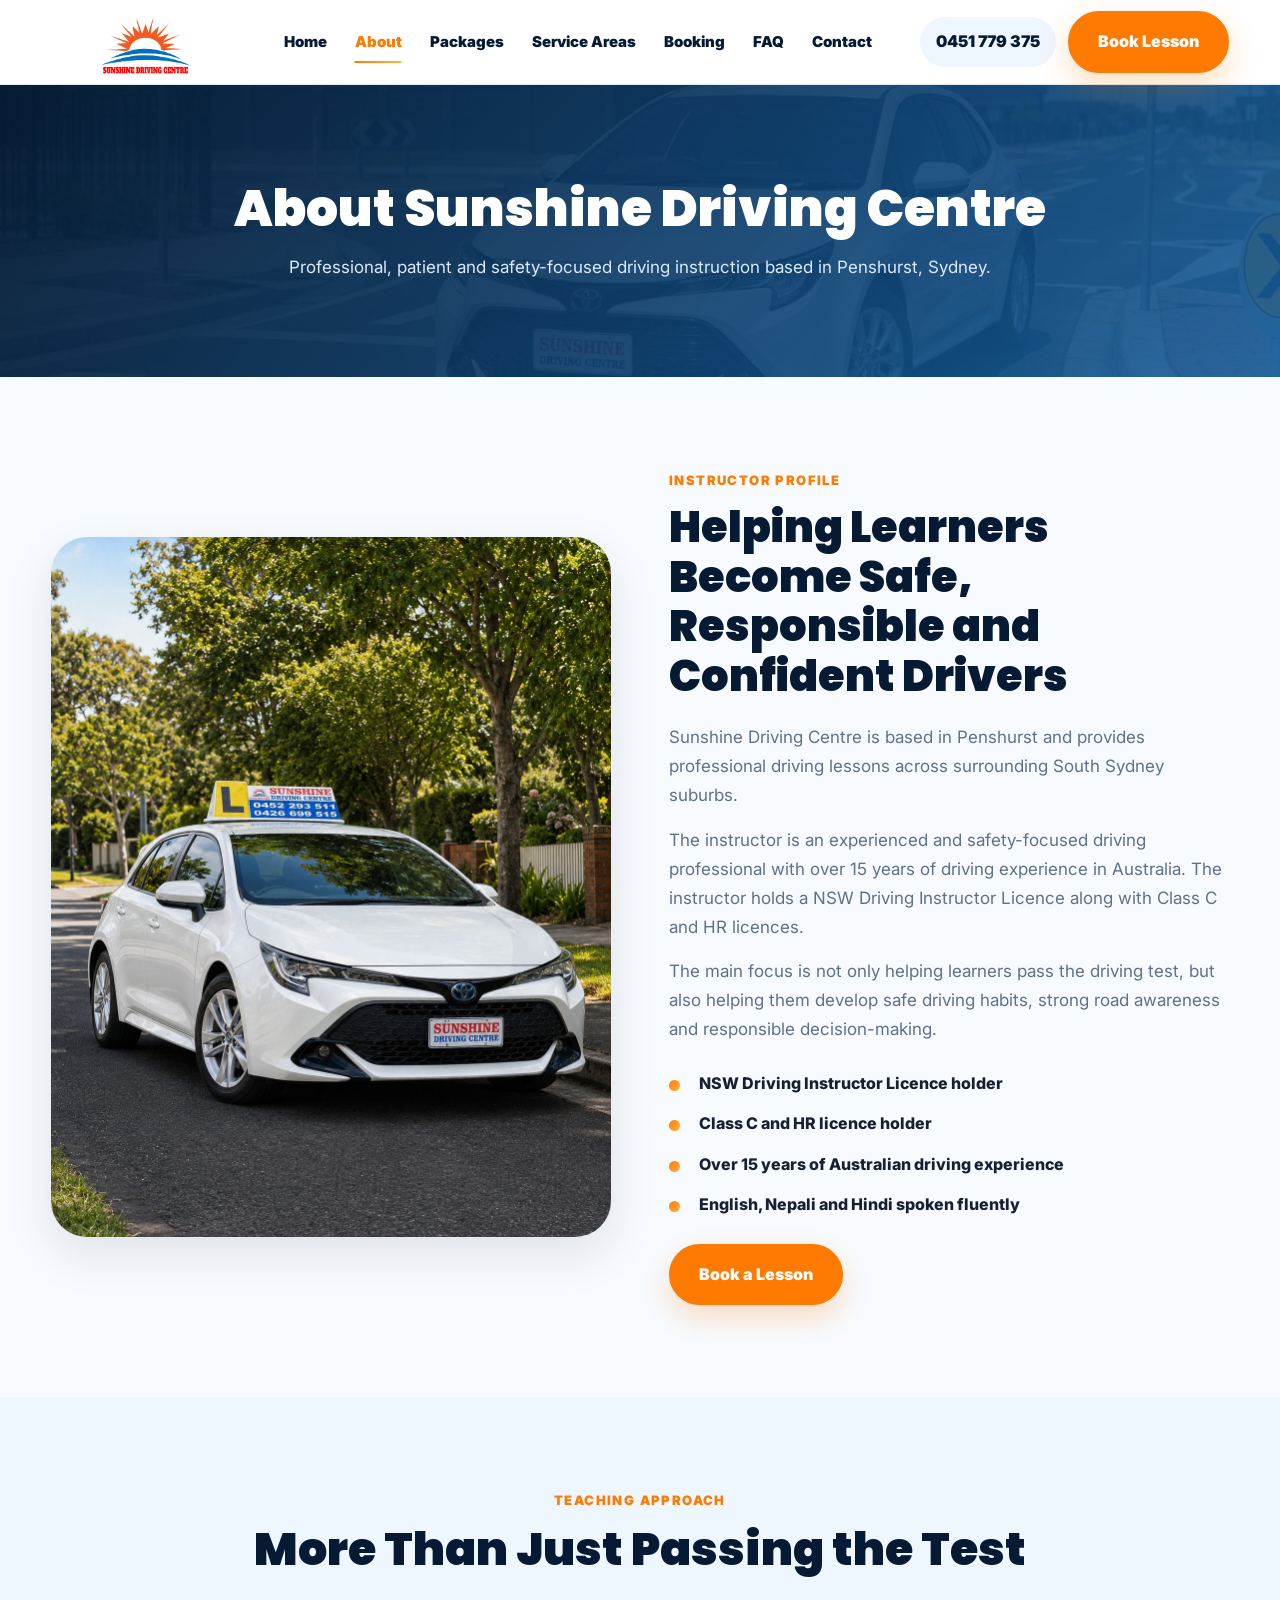
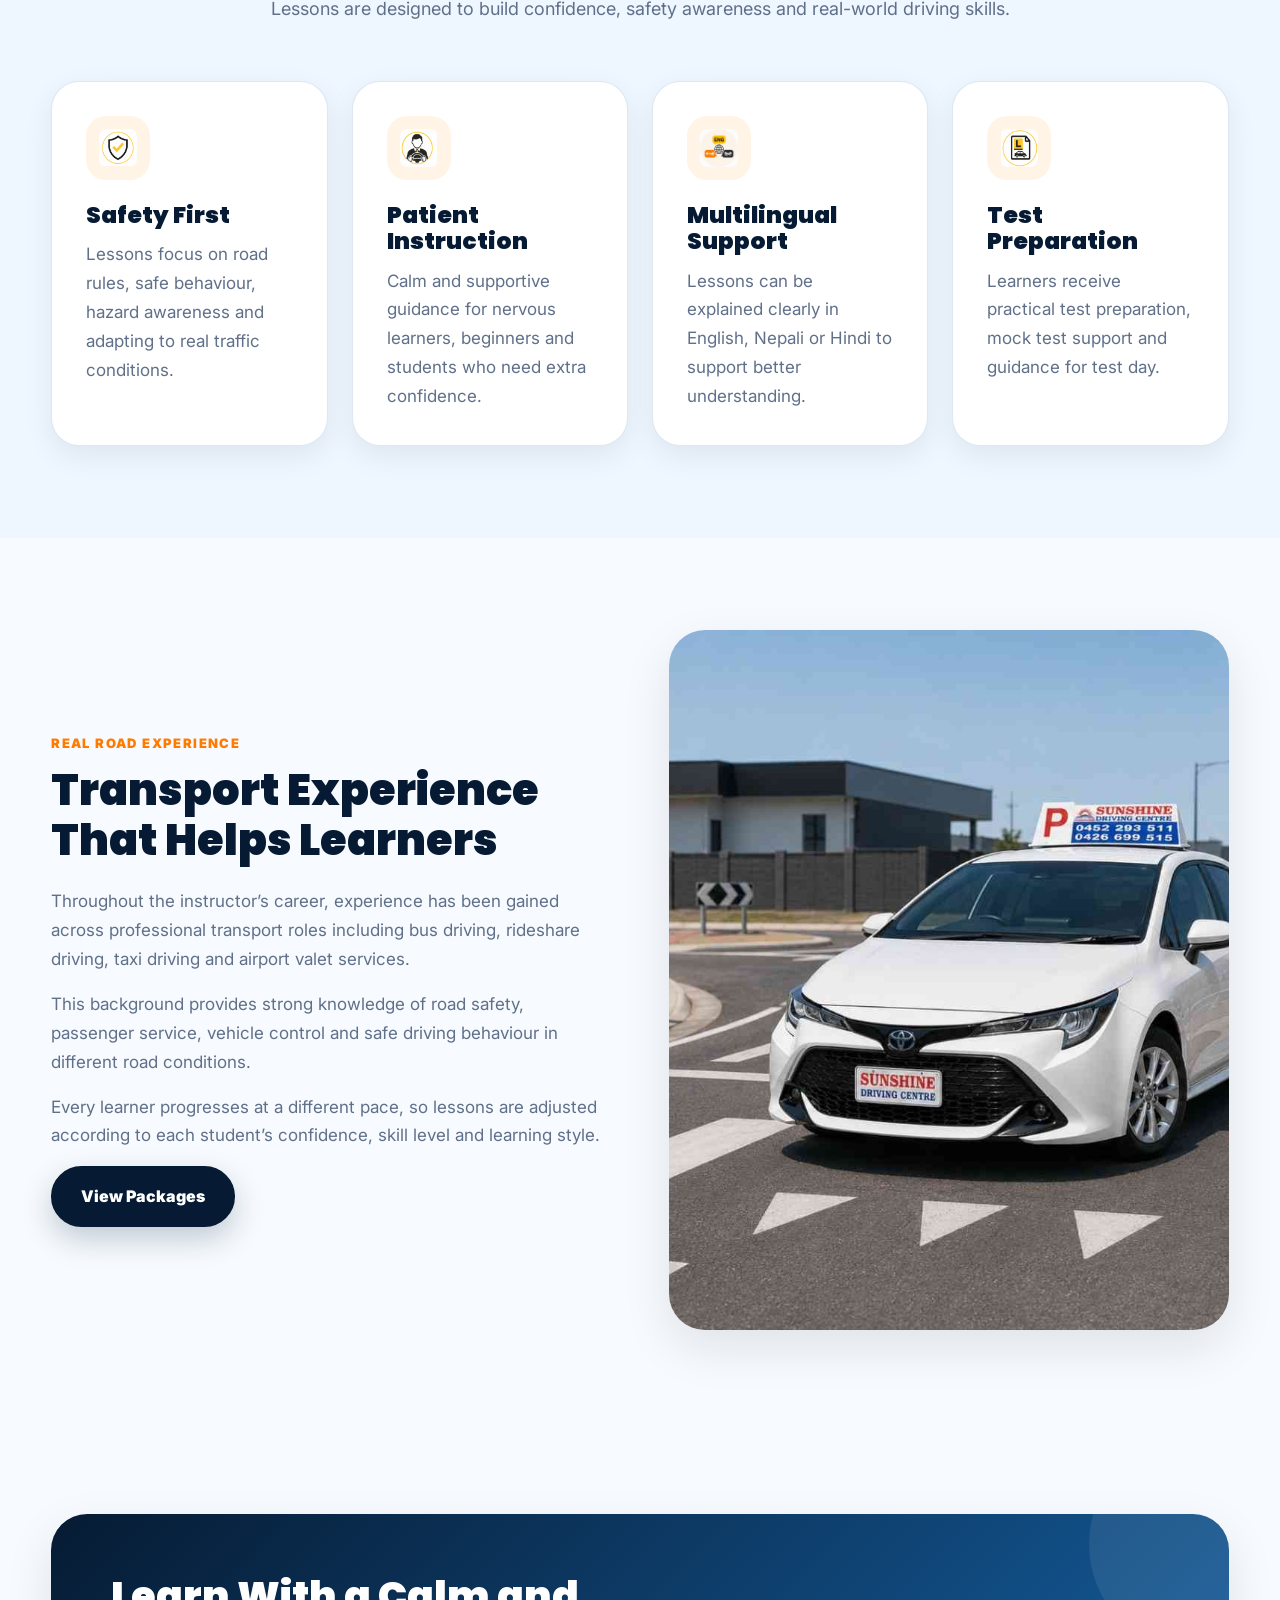
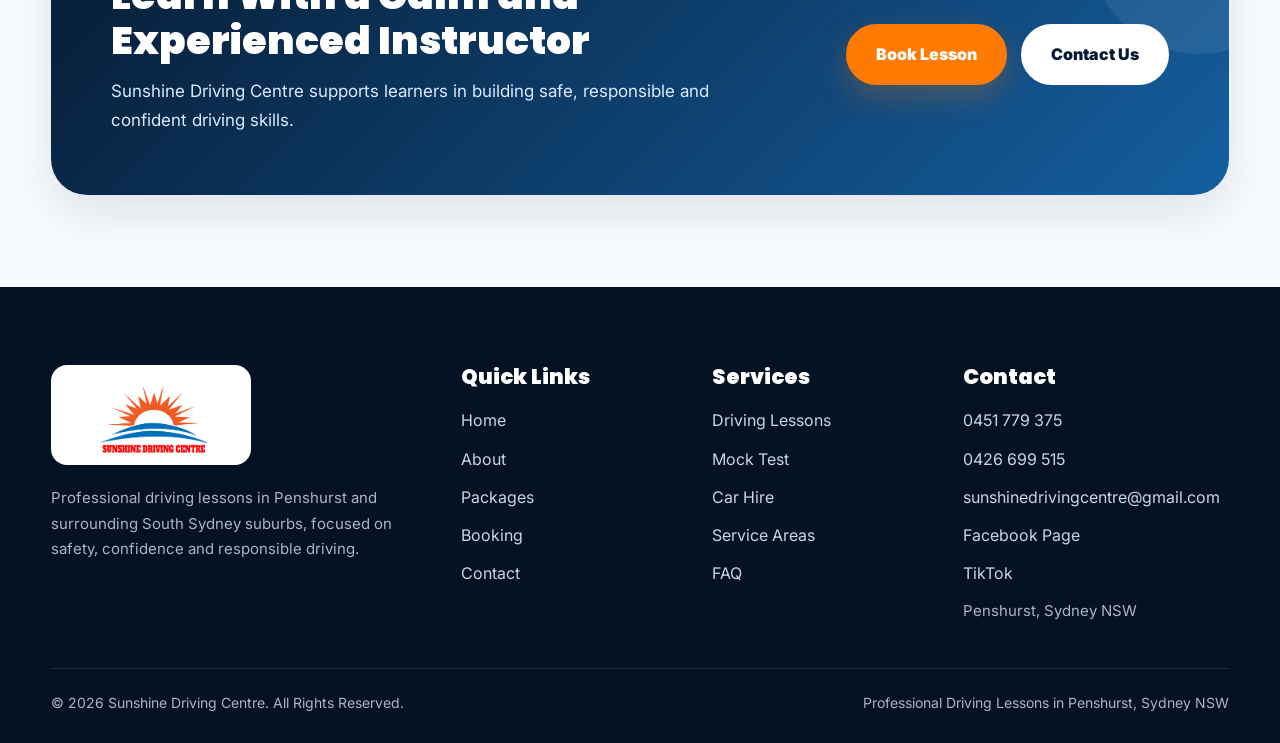
<file: sunshine_driving_centre_fixed_css_js_pretty_urls/about/index.html>
<!DOCTYPE html>
<html lang="en">
<head>
    <meta charset="UTF-8">
    <meta name="viewport" content="width=device-width, initial-scale=1.0">
    <title>About Sunshine Driving Centre | Penshurst Driving Instructor</title>
    <meta name="description" content="Learn about Sunshine Driving Centre, a professional driving school based in Penshurst. Experienced, patient and safety-focused instructor speaking English, Nepali and Hindi.">

    
    <meta name="application-name" content="Sunshine Driving Centre">
    <meta name="apple-mobile-web-app-title" content="Sunshine Driving Centre">
    <meta property="og:site_name" content="Sunshine Driving Centre">
    <meta property="og:type" content="website">
    <meta property="og:title" content="Sunshine Driving Centre">
    <meta property="og:description" content="Professional driving lessons in Penshurst and surrounding South Sydney suburbs.">
    <meta property="og:image" content="https://sunshinedrivingcentre.com.au/images/logo.png">
    <meta name="twitter:card" content="summary_large_image">
    <link rel="apple-touch-icon" sizes="180x180" href="../apple-touch-icon.png">
    <link rel="icon" type="image/png" sizes="32x32" href="../favicon-32x32.png">
    <link rel="icon" type="image/png" sizes="16x16" href="../favicon-16x16.png">
    <link rel="manifest" href="../site.webmanifest">

    <link rel="stylesheet" href="../css/style.css">
</head>

<body>

<header class="site-header">
    <div class="container">
        <nav class="navbar">
            <div class="logo">
                <a href="../index.html"><img src="../images/logo.png" alt="Sunshine Driving Centre Logo"></a>
            </div>

            <div class="nav-links">
                <a href="../index.html">Home</a>
                <a href="../about/" class="active">About</a>
                <a href="../packages/">Packages</a>
                <a href="../service-areas/">Service Areas</a>
                <a href="../booking/">Booking</a>
                <a href="../faq/">FAQ</a>
                <a href="../contact/">Contact</a>
            </div>

            <div class="header-actions">
                <a href="tel:0451779375" class="header-phone">0451 779 375</a>
                <a href="../booking/" class="btn">Book Lesson</a>
            </div>

            <button class="menu-btn" aria-label="Open menu">☰</button>
        </nav>

        <div class="mobile-menu">
            <a href="../index.html">Home</a>
            <a href="../about/">About</a>
            <a href="../packages/">Packages</a>
            <a href="../service-areas/">Service Areas</a>
            <a href="../booking/">Booking</a>
            <a href="../faq/">FAQ</a>
            <a href="../contact/">Contact</a>
        </div>
    </div>
</header>

<section class="page-hero">
    <div class="container">
        <h1>About Sunshine Driving Centre</h1>
        <p>
            Professional, patient and safety-focused driving instruction based in Penshurst, Sydney.
        </p>
    </div>
</section>

<section>
    <div class="container split">
        <div class="split-image">
            <img src="../images/instructor.jpg" alt="Sunshine Driving Centre Instructor">
</div>

        <div class="split-content">
            <div class="small-title">Instructor Profile</div>
            <h2>Helping Learners Become Safe, Responsible and Confident Drivers</h2>

            <p>
                Sunshine Driving Centre is based in Penshurst and provides professional driving lessons across surrounding South Sydney suburbs.
            </p>

            <p>
                The instructor is an experienced and safety-focused driving professional with over 15 years of driving experience in Australia. The instructor holds a NSW Driving Instructor Licence along with Class C and HR licences.
            </p>

            <p>
                The main focus is not only helping learners pass the driving test, but also helping them develop safe driving habits, strong road awareness and responsible decision-making.
            </p>

            <ul class="check-list">
                <li>NSW Driving Instructor Licence holder</li>
                <li>Class C and HR licence holder</li>
                <li>Over 15 years of Australian driving experience</li>
                <li>English, Nepali and Hindi spoken fluently</li>
            </ul>

            <a href="../booking/" class="btn">Book a Lesson</a>
        </div>
    </div>
</section>

<section class="bg-light">
    <div class="container">
        <div class="section-title">
            <div class="small-title">Teaching Approach</div>
            <h2>More Than Just Passing the Test</h2>
            <p>
                Lessons are designed to build confidence, safety awareness and real-world driving skills.
            </p>
        </div>

        <div class="cards">
            <div class="card">
                <img src="../images/icon-safety.png" class="card-icon" alt="Road safety icon">
<h3>Safety First</h3>
                <p>Lessons focus on road rules, safe behaviour, hazard awareness and adapting to real traffic conditions.</p>
            </div>

            <div class="card">
                <img src="../images/icon-instructor.png" class="card-icon" alt="Instructor icon">
<h3>Patient Instruction</h3>
                <p>Calm and supportive guidance for nervous learners, beginners and students who need extra confidence.</p>
            </div>

            <div class="card">
                <img src="../images/icon-language.png" class="card-icon" alt="Languages icon">
<h3>Multilingual Support</h3>
                <p>Lessons can be explained clearly in English, Nepali or Hindi to support better understanding.</p>
            </div>

            <div class="card">
                <img src="../images/icon-test.png" class="card-icon" alt="Test preparation icon">
<h3>Test Preparation</h3>
                <p>Learners receive practical test preparation, mock test support and guidance for test day.</p>
            </div>
        </div>
    </div>
</section>

<section>
    <div class="container split">
        <div class="split-content">
            <div class="small-title">Real Road Experience</div>
            <h2>Transport Experience That Helps Learners</h2>

            <p>
                Throughout the instructor’s career, experience has been gained across professional transport roles including bus driving, rideshare driving, taxi driving and airport valet services.
            </p>

            <p>
                This background provides strong knowledge of road safety, passenger service, vehicle control and safe driving behaviour in different road conditions.
            </p>

            <p>
                Every learner progresses at a different pace, so lessons are adjusted according to each student’s confidence, skill level and learning style.
            </p>

            <a href="../packages/" class="btn btn-dark">View Packages</a>
        </div>

        <div class="split-image">
            <img src="../images/road-safety.jpg" alt="Safe driving and road awareness">
</div>
    </div>
</section>

<section>
    <div class="container">
        <div class="cta">
            <div>
                <h2>Learn With a Calm and Experienced Instructor</h2>
                <p>
                    Sunshine Driving Centre supports learners in building safe, responsible and confident driving skills.
                </p>
            </div>

            <div class="cta-actions">
                <a href="../booking/" class="btn">Book Lesson</a>
                <a href="../contact/" class="btn btn-light">Contact Us</a>
            </div>
        </div>
    </div>
</section>

<footer class="footer">
    <div class="container">
        <div class="footer-grid">
            <div>
                <img src="../images/logo.png" class="footer-logo" alt="Sunshine Driving Centre Logo">
                <p>Professional driving lessons in Penshurst and surrounding South Sydney suburbs, focused on safety, confidence and responsible driving.</p>
            </div>

            <div>
                <h3>Quick Links</h3>
                <a href="../index.html">Home</a>
                <a href="../about/">About</a>
                <a href="../packages/">Packages</a>
                <a href="../booking/">Booking</a>
                <a href="../contact/">Contact</a>
            </div>

            <div>
                <h3>Services</h3>
                <a href="../packages/">Driving Lessons</a>
                <a href="../packages/">Mock Test</a>
                <a href="../packages/">Car Hire</a>
                <a href="../service-areas/">Service Areas</a>
                <a href="../faq/">FAQ</a>
            </div>

            <div>
                <h3>Contact</h3>
                <a href="tel:0451779375">0451 779 375</a>
                <a href="tel:0426699515">0426 699 515</a>
                <a href="mailto:sunshinedrivingcentre@gmail.com">sunshinedrivingcentre@gmail.com</a>
                <a href="https://www.facebook.com/people/Sunshine-Driving-Centre/61564765373700/" target="_blank" rel="noopener noreferrer">Facebook Page</a>
                <a href="https://www.tiktok.com/@sunshinedrivingcentre" target="_blank" rel="noopener noreferrer">TikTok</a>
                <p>Penshurst, Sydney NSW</p>
            </div>
        </div>

        <div class="footer-bottom">
            <p>© 2026 Sunshine Driving Centre. All Rights Reserved.</p>
            <p>Professional Driving Lessons in Penshurst, Sydney NSW</p>
        </div>
    </div>
</footer>

<div class="mobile-actions">
    <a href="tel:0451779375" class="call">Call Now</a>
    <a href="../booking/" class="book">Book Lesson</a>
</div>

<script src="../js/script.js"></script>

</body>
</html>
</file>
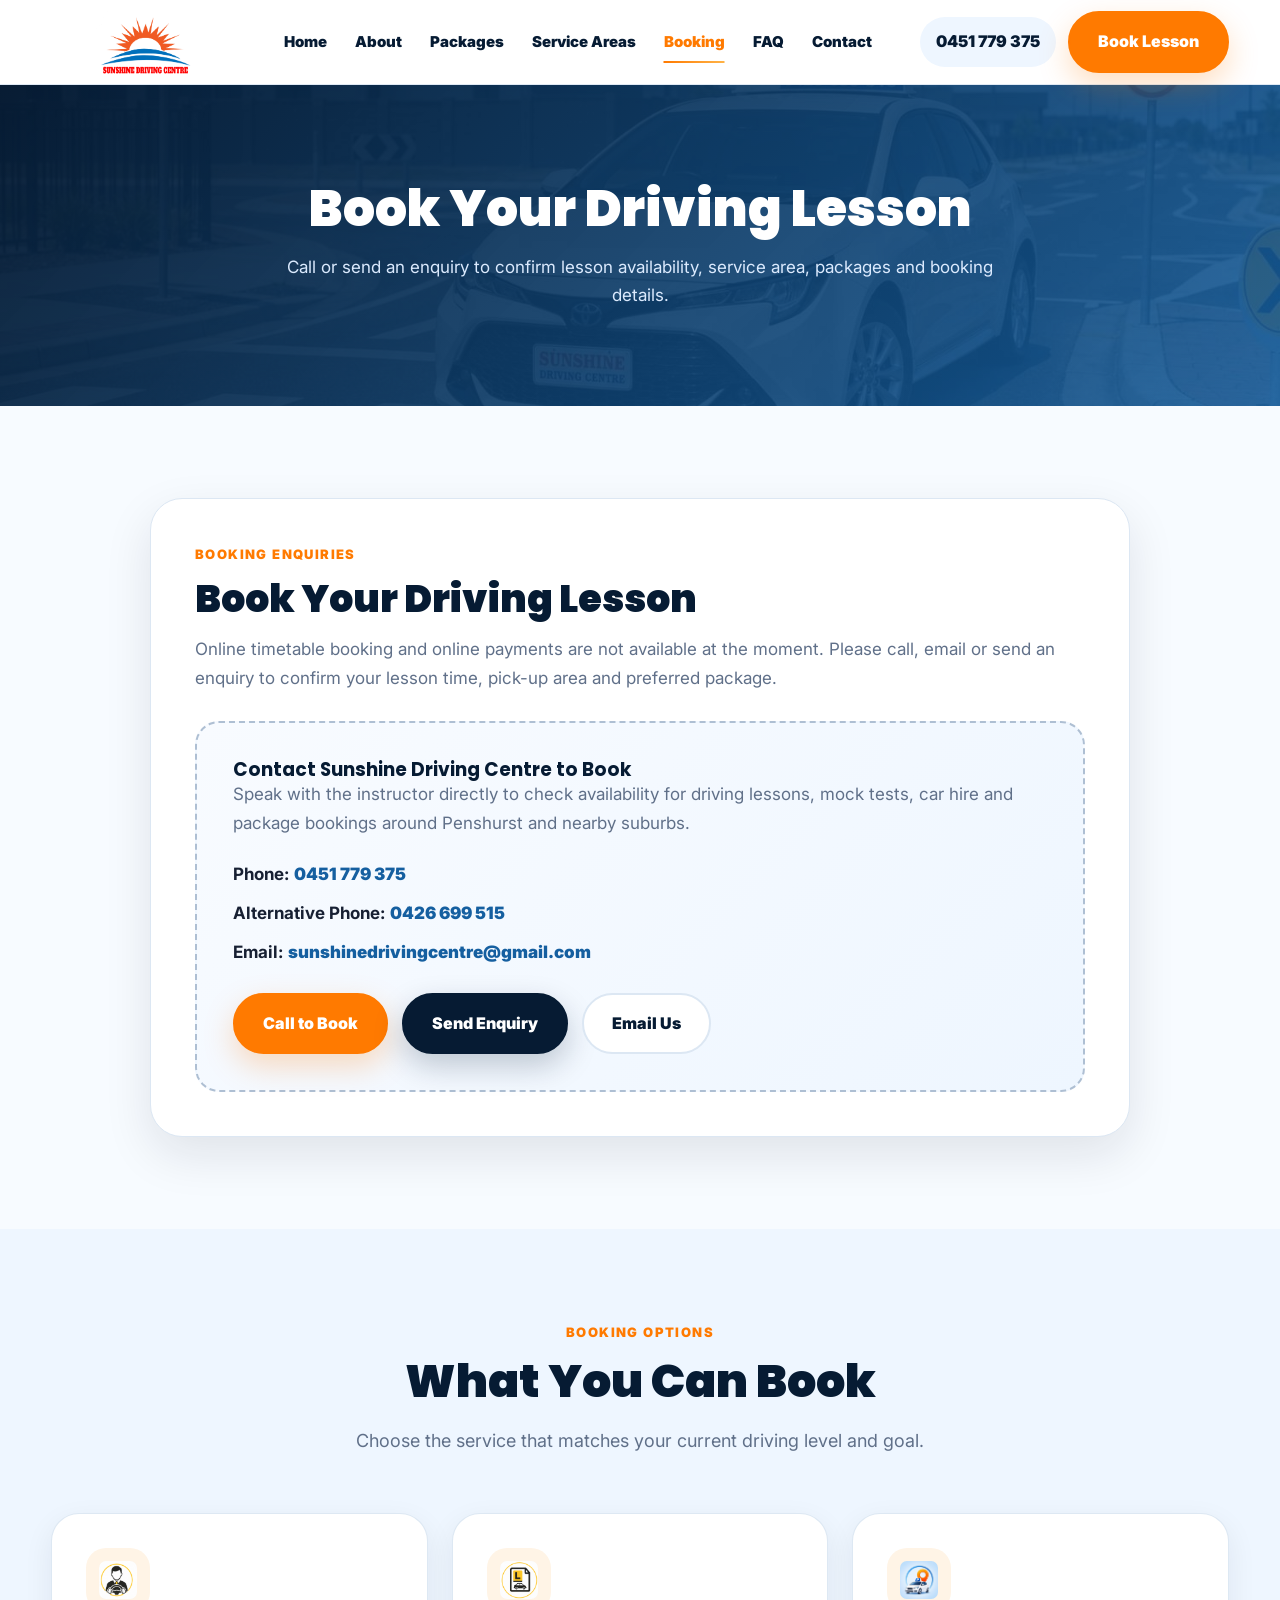
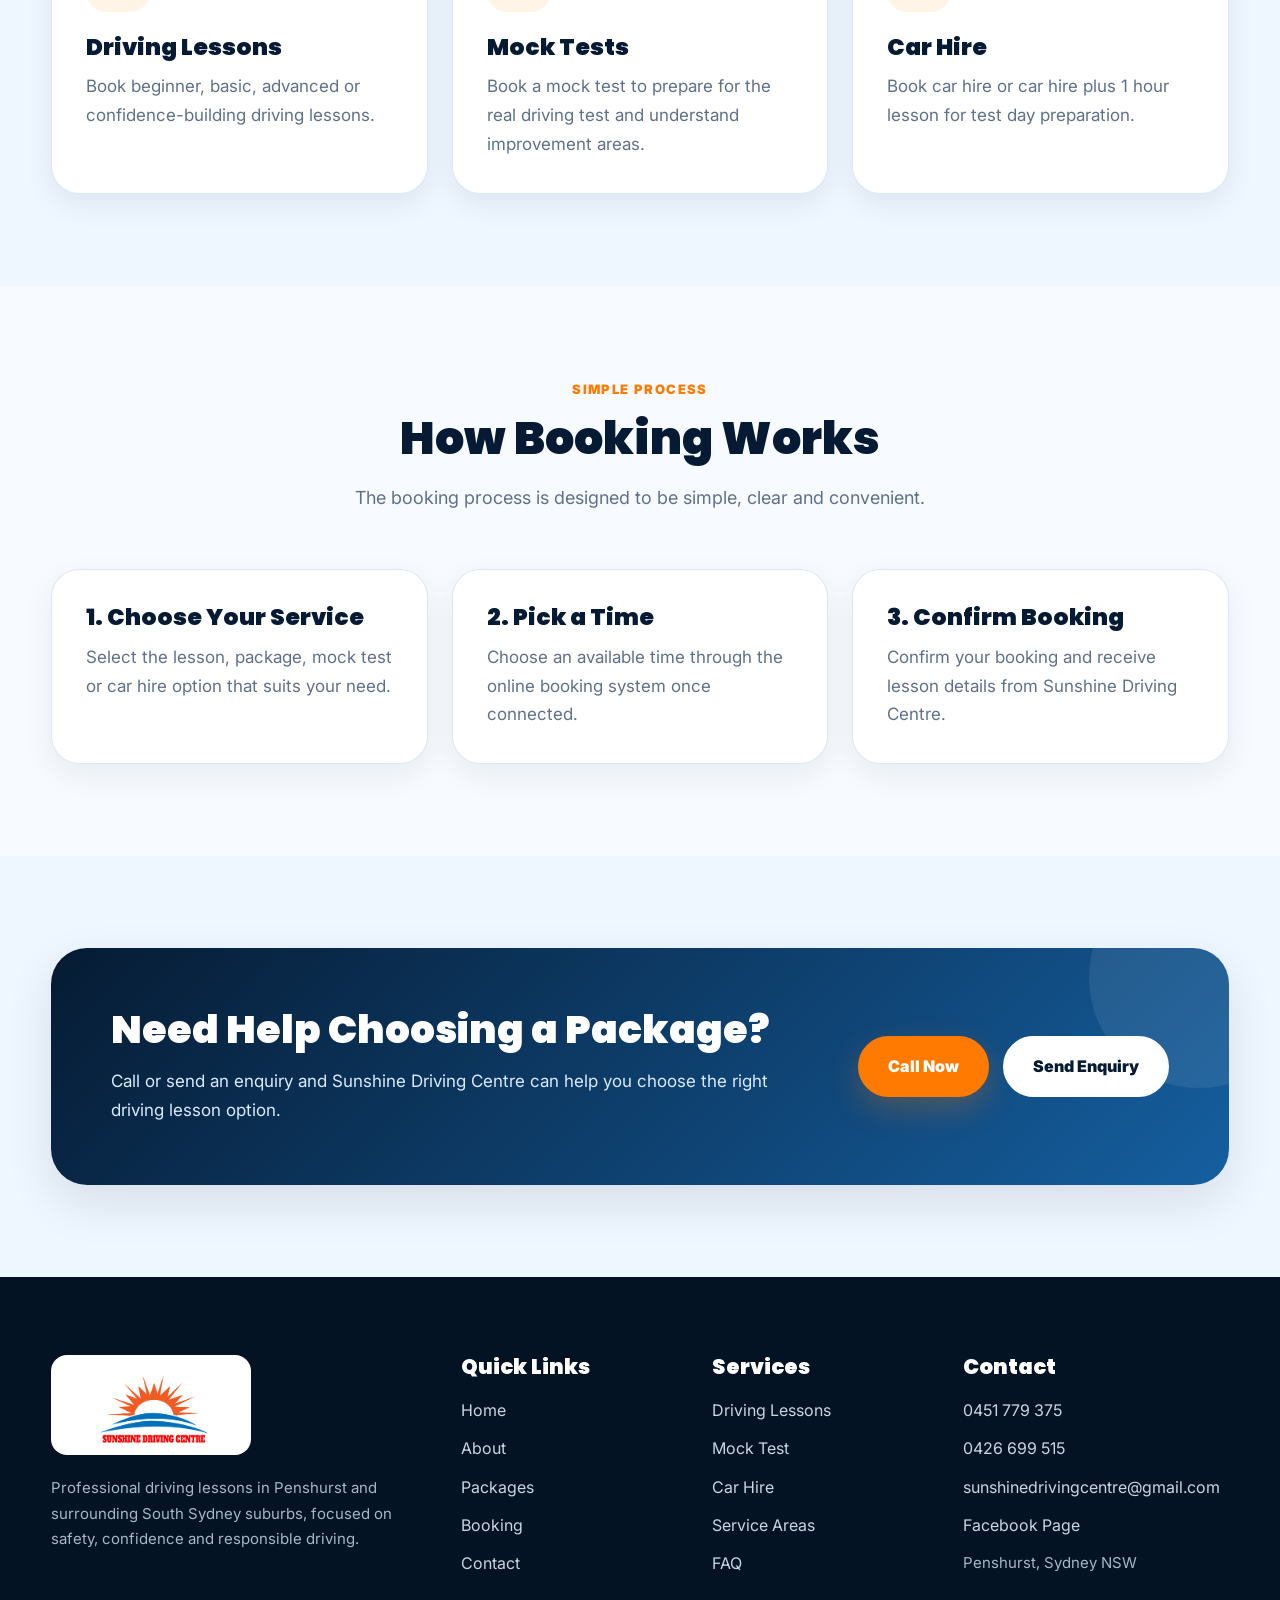
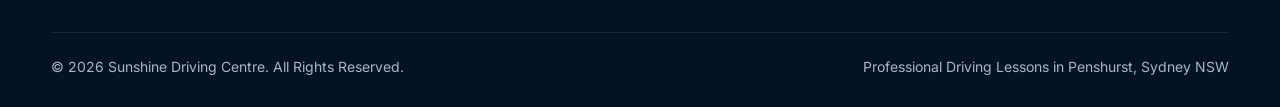
<file: sunshine_driving_centre_fixed_css_js_pretty_urls/booking/index.html>
<!DOCTYPE html>
<html lang="en">
<head>
    <meta charset="UTF-8">

    <meta name="viewport" content="width=device-width, initial-scale=1.0">

    <title>Book Driving Lessons | Sunshine Driving Centre</title>

    <meta name="description" content="Book a driving lesson with Sunshine Driving Centre in Penshurst and surrounding Sydney suburbs.">

    
    <meta name="application-name" content="Sunshine Driving Centre">
    <meta name="apple-mobile-web-app-title" content="Sunshine Driving Centre">
    <meta property="og:site_name" content="Sunshine Driving Centre">
    <meta property="og:type" content="website">
    <meta property="og:title" content="Sunshine Driving Centre">
    <meta property="og:description" content="Professional driving lessons in Penshurst and surrounding South Sydney suburbs.">
    <meta property="og:image" content="https://sunshinedrivingcentre.com.au/images/logo.png">
    <meta name="twitter:card" content="summary_large_image">
    <link rel="apple-touch-icon" sizes="180x180" href="../apple-touch-icon.png">
    <link rel="icon" type="image/png" sizes="32x32" href="../favicon-32x32.png">
    <link rel="icon" type="image/png" sizes="16x16" href="../favicon-16x16.png">
    <link rel="manifest" href="../site.webmanifest">

    <link rel="stylesheet" href="../css/style.css">
</head>

<body>

<header class="site-header">
    <div class="container">
        <nav class="navbar">
            <div class="logo">
                <a href="../index.html">
                    <img src="../images/logo.png" alt="Sunshine Driving Centre Logo">
                </a>
            </div>

            <div class="nav-links">
                <a href="../index.html">Home</a>
                <a href="../about/">About</a>
                <a href="../packages/">Packages</a>
                <a href="../service-areas/">Service Areas</a>
                <a href="../booking/" class="active">Booking</a>
                <a href="../faq/">FAQ</a>
                <a href="../contact/">Contact</a>
            </div>

            <div class="header-actions">
                <a href="tel:0451779375" class="header-phone">0451 779 375</a>
                <a href="../booking/" class="btn">Book Lesson</a>
            </div>

            <button class="menu-btn" aria-label="Open menu">☰</button>
        </nav>

        <div class="mobile-menu">
            <a href="../index.html">Home</a>
            <a href="../about/">About</a>
            <a href="../packages/">Packages</a>
            <a href="../service-areas/">Service Areas</a>
            <a href="../booking/">Booking</a>
            <a href="../faq/">FAQ</a>
            <a href="../contact/">Contact</a>
        </div>
    </div>
</header>

<section class="page-hero">
    <div class="container">
        <h1>Book Your Driving Lesson</h1>
        <p>
            Call or send an enquiry to confirm lesson availability, service area, packages and booking details.
        </p>
    </div>
</section>

<section>
    <div class="container">

        <div class="booking-box">
            <div class="small-title">Booking Enquiries</div>

            <h2>Book Your Driving Lesson</h2>

            <p>
                Online timetable booking and online payments are not available at the moment. Please call, email or send an enquiry to confirm your lesson time, pick-up area and preferred package.
            </p>

            <div class="integration-space">
                <h3>Contact Sunshine Driving Centre to Book</h3>

                <p>
                    Speak with the instructor directly to check availability for driving lessons, mock tests, car hire and package bookings around Penshurst and nearby suburbs.
                </p>

                <div class="booking-contact-list">
                    <p><strong>Phone:</strong> <a href="tel:0451779375">0451 779 375</a></p>
                    <p><strong>Alternative Phone:</strong> <a href="tel:0426699515">0426 699 515</a></p>
                    <p><strong>Email:</strong> <a href="mailto:sunshinedrivingcentre@gmail.com">sunshinedrivingcentre@gmail.com</a></p>
                </div>

                <div class="booking-actions">
                    <a href="tel:0451779375" class="btn">Call to Book</a>
                    <a href="../contact/" class="btn btn-dark">Send Enquiry</a>
                    <a href="mailto:sunshinedrivingcentre@gmail.com" class="btn btn-light">Email Us</a>
                </div>
            </div>

        </div>

    </div>
</section>

<section class="bg-light">
    <div class="container">

        <div class="section-title">
            <div class="small-title">Booking Options</div>

            <h2>What You Can Book</h2>

            <p>
                Choose the service that matches your current driving level and goal.
            </p>
        </div>

        <div class="cards">

            <div class="card">
                <img src="../images/icon-instructor.png" class="card-icon" alt="Driving lesson icon">
<h3>Driving Lessons</h3>
                <p>
                    Book beginner, basic, advanced or confidence-building driving lessons.
                </p>
            </div>

            <div class="card">
                <img src="../images/icon-test.png" class="card-icon" alt="Mock test icon">
<h3>Mock Tests</h3>
                <p>
                    Book a mock test to prepare for the real driving test and understand improvement areas.
                </p>
            </div>

            <div class="card">
                <img src="../images/icon-pickup.png" class="card-icon" alt="Car hire icon">
<h3>Car Hire</h3>
                <p>
                    Book car hire or car hire plus 1 hour lesson for test day preparation.
                </p>
            </div>

        </div>

    </div>
</section>

<section>
    <div class="container">

        <div class="section-title">
            <div class="small-title">Simple Process</div>

            <h2>How Booking Works</h2>

            <p>
                The booking process is designed to be simple, clear and convenient.
            </p>
        </div>

        <div class="cards">

            <div class="card">
                <h3>1. Choose Your Service</h3>
                <p>
                    Select the lesson, package, mock test or car hire option that suits your need.
                </p>
            </div>

            <div class="card">
                <h3>2. Pick a Time</h3>
                <p>
                    Choose an available time through the online booking system once connected.
                </p>
            </div>

            <div class="card">
                <h3>3. Confirm Booking</h3>
                <p>
                    Confirm your booking and receive lesson details from Sunshine Driving Centre.
                </p>
            </div>

        </div>

    </div>
</section>

<section class="bg-light">
    <div class="container">
        <div class="cta">
            <div>
                <h2>Need Help Choosing a Package?</h2>

                <p>
                    Call or send an enquiry and Sunshine Driving Centre can help you choose the right driving lesson option.
                </p>
            </div>

            <div class="cta-actions">
                <a href="tel:0451779375" class="btn">Call Now</a>
                <a href="../contact/" class="btn btn-light">Send Enquiry</a>
            </div>
        </div>
    </div>
</section>

<footer class="footer">
    <div class="container">

        <div class="footer-grid">

            <div>
                <img src="../images/logo.png" class="footer-logo" alt="Sunshine Driving Centre Logo">

                <p>
                    Professional driving lessons in Penshurst and surrounding South Sydney suburbs, focused on safety, confidence and responsible driving.
                </p>
            </div>

            <div>
                <h3>Quick Links</h3>

                <a href="../index.html">Home</a>
                <a href="../about/">About</a>
                <a href="../packages/">Packages</a>
                <a href="../booking/">Booking</a>
                <a href="../contact/">Contact</a>
            </div>

            <div>
                <h3>Services</h3>

                <a href="../packages/">Driving Lessons</a>
                <a href="../packages/">Mock Test</a>
                <a href="../packages/">Car Hire</a>
                <a href="../service-areas/">Service Areas</a>
                <a href="../faq/">FAQ</a>
            </div>

            <div>
                <h3>Contact</h3>

                <a href="tel:0451779375">0451 779 375</a>
                <a href="tel:0426699515">0426 699 515</a>

                <a href="mailto:sunshinedrivingcentre@gmail.com">
                    sunshinedrivingcentre@gmail.com
                </a>

                <a href="https://www.facebook.com/people/Sunshine-Driving-Centre/61564765373700/" target="_blank" rel="noopener noreferrer">
                    Facebook Page
                </a>

                <p>Penshurst, Sydney NSW</p>
            </div>

        </div>

        <div class="footer-bottom">
            <p>© 2026 Sunshine Driving Centre. All Rights Reserved.</p>
            <p>Professional Driving Lessons in Penshurst, Sydney NSW</p>
        </div>

    </div>
</footer>

<div class="mobile-actions">
    <a href="tel:0451779375" class="call">Call Now</a>
    <a href="../booking/" class="book">Book Lesson</a>
</div>

<script src="../js/script.js"></script>

</body>
</html>
</file>
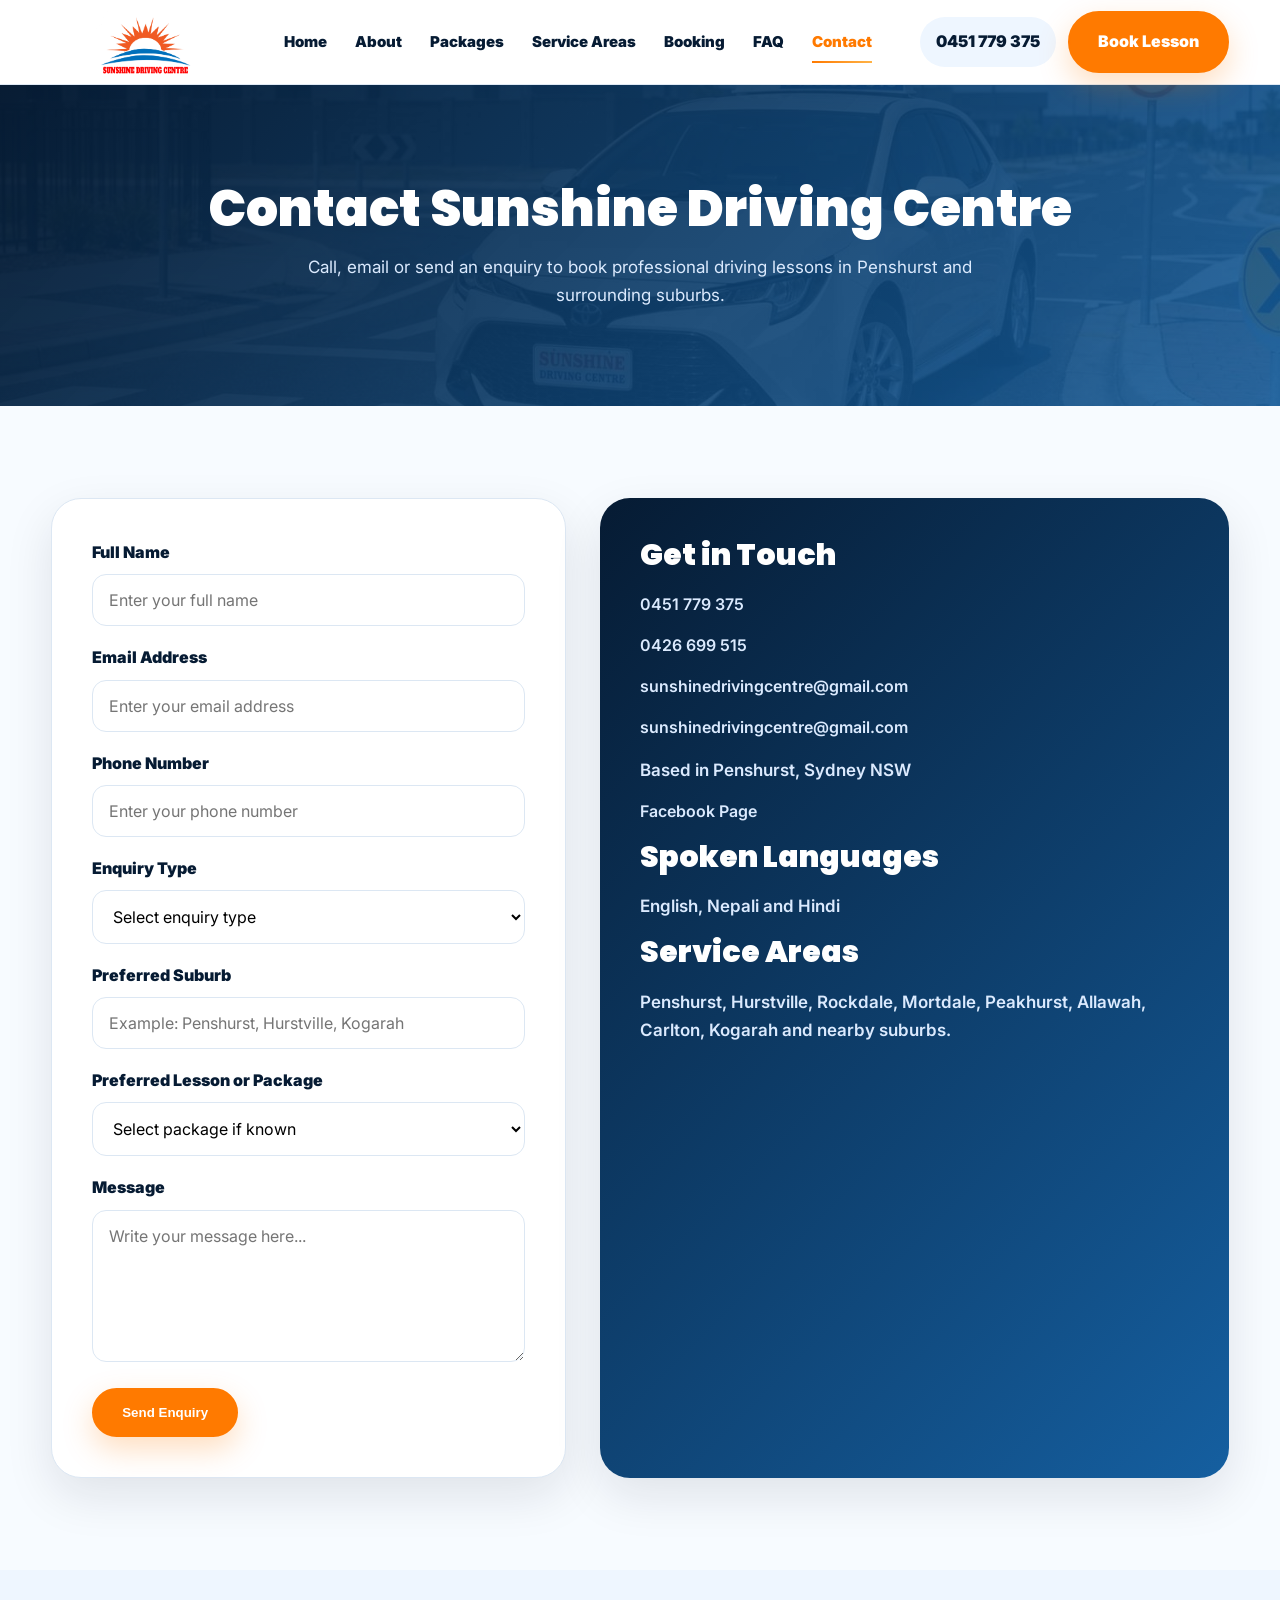
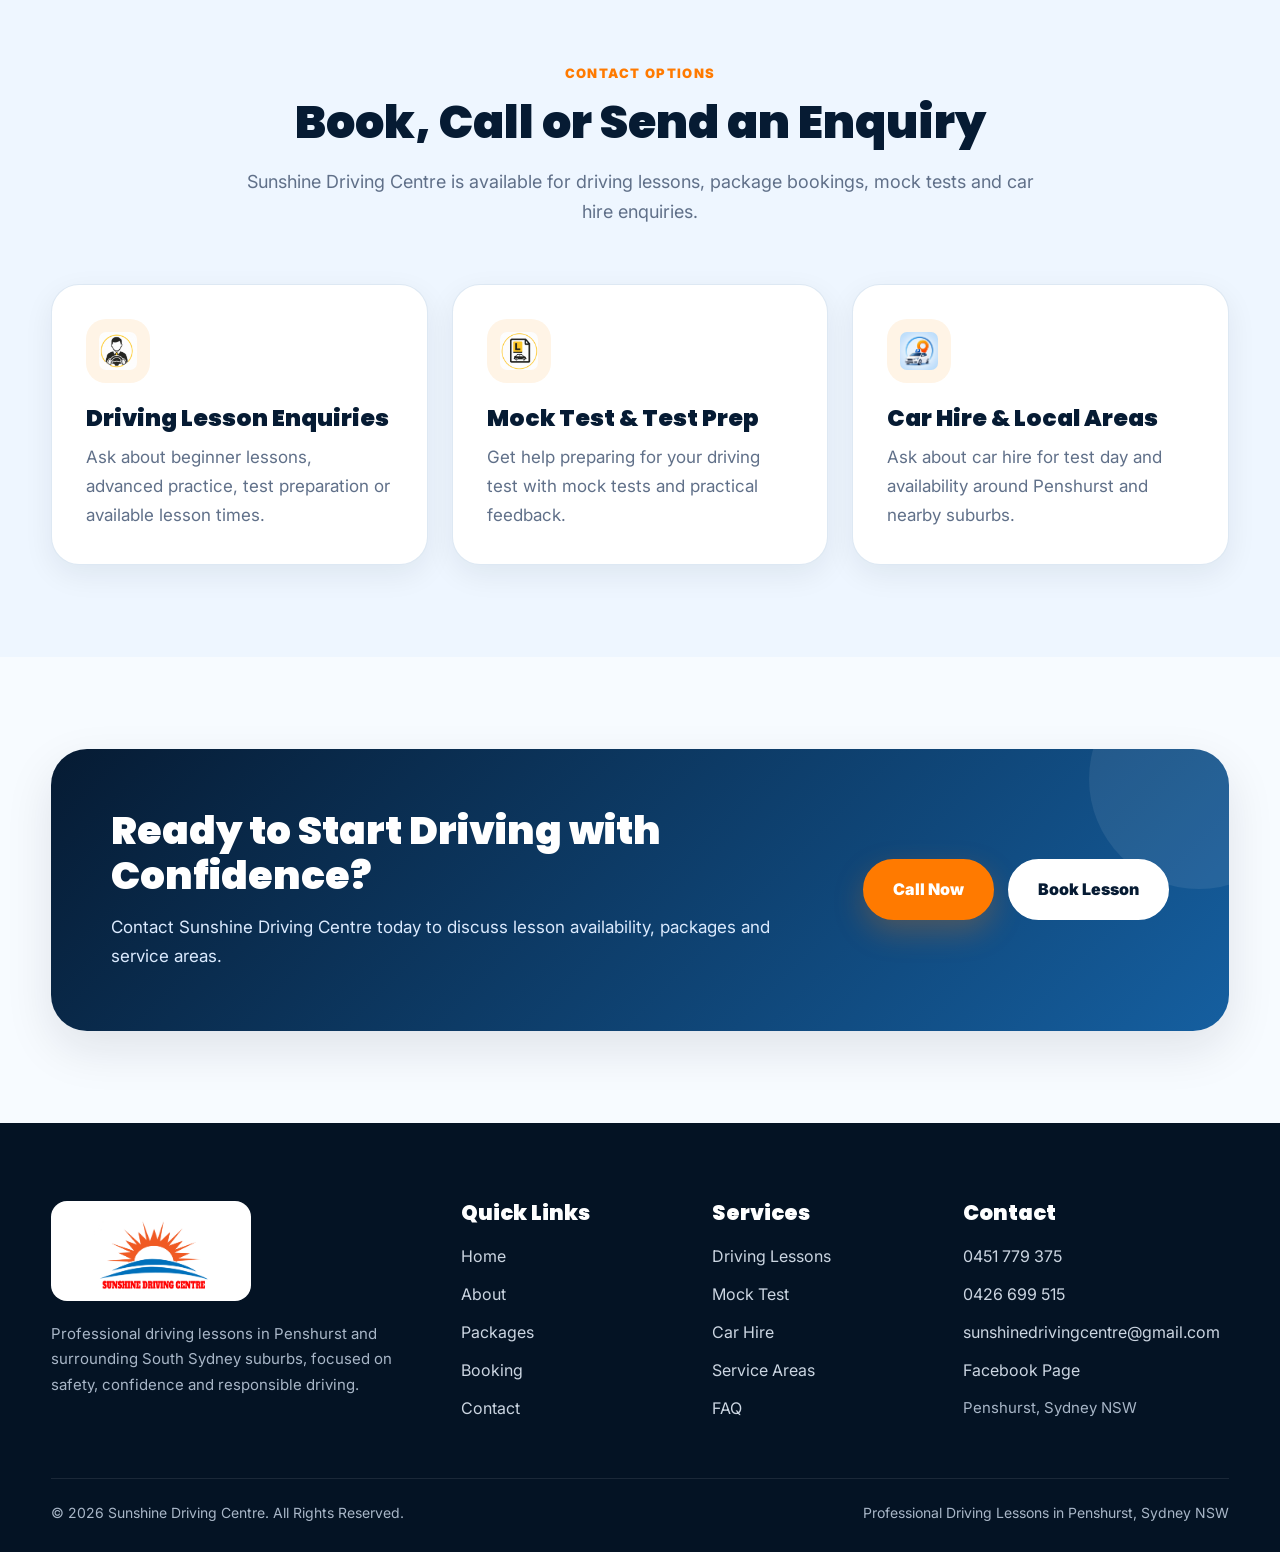
<file: sunshine_driving_centre_fixed_css_js_pretty_urls/contact/index.html>
<!DOCTYPE html>
<html lang="en">
<head>
    <meta charset="UTF-8">

    <meta name="viewport" content="width=device-width, initial-scale=1.0">

    <title>Contact Sunshine Driving Centre | Penshurst Driving School</title>

    <meta name="description" content="Contact Sunshine Driving Centre for professional driving lessons in Penshurst, Hurstville, Rockdale, Mortdale, Kogarah and surrounding Sydney suburbs.">

    
    <meta name="application-name" content="Sunshine Driving Centre">
    <meta name="apple-mobile-web-app-title" content="Sunshine Driving Centre">
    <meta property="og:site_name" content="Sunshine Driving Centre">
    <meta property="og:type" content="website">
    <meta property="og:title" content="Sunshine Driving Centre">
    <meta property="og:description" content="Professional driving lessons in Penshurst and surrounding South Sydney suburbs.">
    <meta property="og:image" content="https://sunshinedrivingcentre.com.au/images/logo.png">
    <meta name="twitter:card" content="summary_large_image">
    <link rel="apple-touch-icon" sizes="180x180" href="../apple-touch-icon.png">
    <link rel="icon" type="image/png" sizes="32x32" href="../favicon-32x32.png">
    <link rel="icon" type="image/png" sizes="16x16" href="../favicon-16x16.png">
    <link rel="manifest" href="../site.webmanifest">

    <link rel="stylesheet" href="../css/style.css">
</head>

<body>

<header class="site-header">
    <div class="container">
        <nav class="navbar">
            <div class="logo">
                <a href="../index.html">
                    <img src="../images/logo.png" alt="Sunshine Driving Centre Logo">
                </a>
            </div>

            <div class="nav-links">
                <a href="../index.html">Home</a>
                <a href="../about/">About</a>
                <a href="../packages/">Packages</a>
                <a href="../service-areas/">Service Areas</a>
                <a href="../booking/">Booking</a>
                <a href="../faq/">FAQ</a>
                <a href="../contact/" class="active">Contact</a>
            </div>

            <div class="header-actions">
                <a href="tel:0451779375" class="header-phone">0451 779 375</a>
                <a href="../booking/" class="btn">Book Lesson</a>
            </div>

            <button class="menu-btn" aria-label="Open menu">☰</button>
        </nav>

        <div class="mobile-menu">
            <a href="../index.html">Home</a>
            <a href="../about/">About</a>
            <a href="../packages/">Packages</a>
            <a href="../service-areas/">Service Areas</a>
            <a href="../booking/">Booking</a>
            <a href="../faq/">FAQ</a>
            <a href="../contact/">Contact</a>
        </div>
    </div>
</header>

<section class="page-hero">
    <div class="container">
        <h1>Contact Sunshine Driving Centre</h1>

        <p>
            Call, email or send an enquiry to book professional driving lessons in Penshurst and surrounding suburbs.
        </p>
    </div>
</section>

<section>
    <div class="container contact-grid">

        <div class="contact-form">

            <form action="https://api.web3forms.com/submit" method="POST">

                <input type="hidden" name="access_key" value="f2952b9a-5f42-4899-9ff7-5d89d543d2e4">

                <input type="hidden" name="subject" value="New Enquiry from Sunshine Driving Centre Website">

                <input type="checkbox" name="botcheck" class="hidden" style="display: none;">

                <div class="form-group">
                    <label for="name">Full Name</label>

                    <input 
                        type="text" 
                        id="name"
                        name="name" 
                        placeholder="Enter your full name" 
                        required
                    >
                </div>

                <div class="form-group">
                    <label for="email">Email Address</label>

                    <input 
                        type="email" 
                        id="email"
                        name="email" 
                        placeholder="Enter your email address" 
                        required
                    >
                </div>

                <div class="form-group">
                    <label for="phone">Phone Number</label>

                    <input 
                        type="tel" 
                        id="phone"
                        name="phone" 
                        placeholder="Enter your phone number" 
                        required
                    >
                </div>

                <div class="form-group">
                    <label for="enquiry_type">Enquiry Type</label>

                    <select id="enquiry_type" name="enquiry_type" required>
                        <option value="">Select enquiry type</option>
                        <option value="Driving Lesson">Driving Lesson</option>
                        <option value="Package Booking">Package Booking</option>
                        <option value="Mock Test">Mock Test</option>
                        <option value="Car Hire for Test">Car Hire for Test</option>
                        <option value="General Question">General Question</option>
                    </select>
                </div>

                <div class="form-group">
                    <label for="suburb">Preferred Suburb</label>

                    <input 
                        type="text" 
                        id="suburb"
                        name="suburb" 
                        placeholder="Example: Penshurst, Hurstville, Kogarah"
                    >
                </div>

                <div class="form-group">
                    <label for="preferred_package">Preferred Lesson or Package</label>

                    <select id="preferred_package" name="preferred_package">
                        <option value="">Select package if known</option>
                        <option value="1 Hour Lesson - $65">1 Hour Lesson - $65</option>
                        <option value="6 Hour Package - $370">6 Hour Package - $370</option>
                        <option value="10 Hour Package - $590">10 Hour Package - $590</option>
                        <option value="20 Hour Package - $1160">20 Hour Package - $1160</option>
                        <option value="24 Hours + Car Hire - $1440">24 Hours + Car Hire - $1440</option>
                        <option value="Mock Test - $70">Mock Test - $70</option>
                        <option value="Car Hire - $170">Car Hire - $170</option>
                        <option value="Car Hire + 1 Hour Lesson - $210">Car Hire + 1 Hour Lesson - $210</option>
                        <option value="Not Sure Yet">Not Sure Yet</option>
                    </select>
                </div>

                <div class="form-group">
                    <label for="message">Message</label>

                    <textarea 
                        id="message"
                        name="message" 
                        rows="6" 
                        placeholder="Write your message here..." 
                        required
                    ></textarea>
                </div>

                <button type="submit" class="btn">
                    Send Enquiry
                </button>

            </form>

        </div>

        <div class="contact-info">
            <h3>Get in Touch</h3>

            <a href="tel:0451779375">0451 779 375</a>
            <a href="tel:0426699515">0426 699 515</a>

            <a href="mailto:sunshinedrivingcentre@gmail.com">
                sunshinedrivingcentre@gmail.com
            </a>

            <a href="mailto:sunshinedrivingcentre@gmail.com">
                sunshinedrivingcentre@gmail.com
            </a>

            <p>Based in Penshurst, Sydney NSW</p>

            <a href="https://www.facebook.com/people/Sunshine-Driving-Centre/61564765373700/" target="_blank" rel="noopener noreferrer">
                Facebook Page
            </a>

            <h3>Spoken Languages</h3>

            <p>English, Nepali and Hindi</p>

            <h3>Service Areas</h3>

            <p>
                Penshurst, Hurstville, Rockdale, Mortdale, Peakhurst, Allawah, Carlton, Kogarah and nearby suburbs.
            </p>
        </div>

    </div>
</section>

<section class="bg-light">
    <div class="container">
        <div class="section-title">
            <div class="small-title">Contact Options</div>

            <h2>Book, Call or Send an Enquiry</h2>

            <p>
                Sunshine Driving Centre is available for driving lessons, package bookings, mock tests and car hire enquiries.
            </p>
        </div>

        <div class="cards">

            <div class="card">
                <img src="../images/icon-instructor.png" class="card-icon" alt="Driving lesson enquiry icon">
                <h3>Driving Lesson Enquiries</h3>
                <p>
                    Ask about beginner lessons, advanced practice, test preparation or available lesson times.
                </p>
            </div>

            <div class="card">
                <img src="../images/icon-test.png" class="card-icon" alt="Mock test enquiry icon">
                <h3>Mock Test & Test Prep</h3>
                <p>
                    Get help preparing for your driving test with mock tests and practical feedback.
                </p>
            </div>

            <div class="card">
                <img src="../images/icon-pickup.png" class="card-icon" alt="Pickup and car hire enquiry icon">
                <h3>Car Hire & Local Areas</h3>
                <p>
                    Ask about car hire for test day and availability around Penshurst and nearby suburbs.
                </p>
            </div>

        </div>
    </div>
</section>

<section>
    <div class="container">
        <div class="cta">
            <div>
                <h2>Ready to Start Driving with Confidence?</h2>

                <p>
                    Contact Sunshine Driving Centre today to discuss lesson availability, packages and service areas.
                </p>
            </div>

            <div class="cta-actions">
                <a href="tel:0451779375" class="btn">Call Now</a>
                <a href="../booking/" class="btn btn-light">Book Lesson</a>
            </div>
        </div>
    </div>
</section>

<footer class="footer">
    <div class="container">

        <div class="footer-grid">

            <div>
                <img src="../images/logo.png" class="footer-logo" alt="Sunshine Driving Centre Logo">

                <p>
                    Professional driving lessons in Penshurst and surrounding South Sydney suburbs, focused on safety, confidence and responsible driving.
                </p>
            </div>

            <div>
                <h3>Quick Links</h3>

                <a href="../index.html">Home</a>
                <a href="../about/">About</a>
                <a href="../packages/">Packages</a>
                <a href="../booking/">Booking</a>
                <a href="../contact/">Contact</a>
            </div>

            <div>
                <h3>Services</h3>

                <a href="../packages/">Driving Lessons</a>
                <a href="../packages/">Mock Test</a>
                <a href="../packages/">Car Hire</a>
                <a href="../service-areas/">Service Areas</a>
                <a href="../faq/">FAQ</a>
            </div>

            <div>
                <h3>Contact</h3>

                <a href="tel:0451779375">0451 779 375</a>
                <a href="tel:0426699515">0426 699 515</a>

                <a href="mailto:sunshinedrivingcentre@gmail.com">
                    sunshinedrivingcentre@gmail.com
                </a>

                <a href="https://www.facebook.com/people/Sunshine-Driving-Centre/61564765373700/" target="_blank" rel="noopener noreferrer">
                    Facebook Page
                </a>

                <p>Penshurst, Sydney NSW</p>
            </div>

        </div>

        <div class="footer-bottom">
            <p>© 2026 Sunshine Driving Centre. All Rights Reserved.</p>

            <p>Professional Driving Lessons in Penshurst, Sydney NSW</p>
        </div>

    </div>
</footer>

<div class="mobile-actions">
    <a href="tel:0451779375" class="call">Call Now</a>
    <a href="../booking/" class="book">Book Lesson</a>
</div>

<script src="../js/script.js"></script>

</body>
</html>
</file>
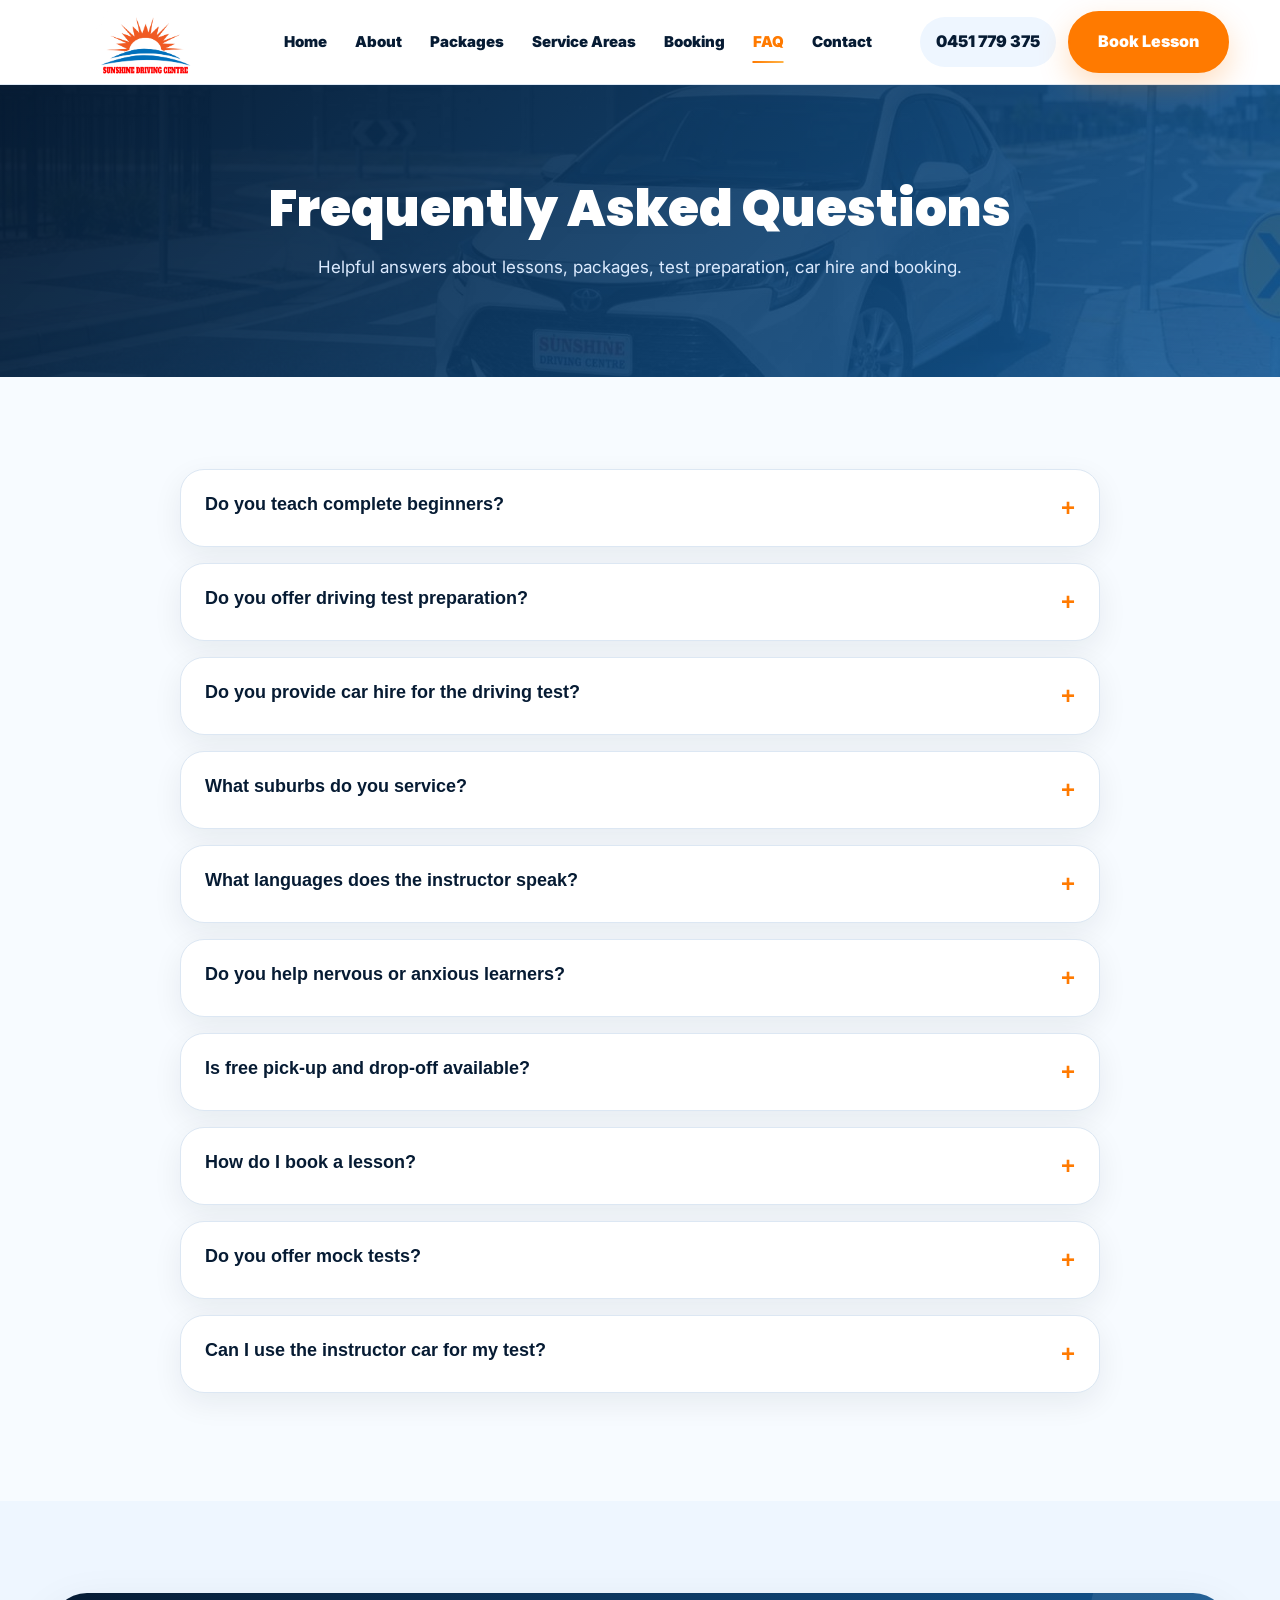
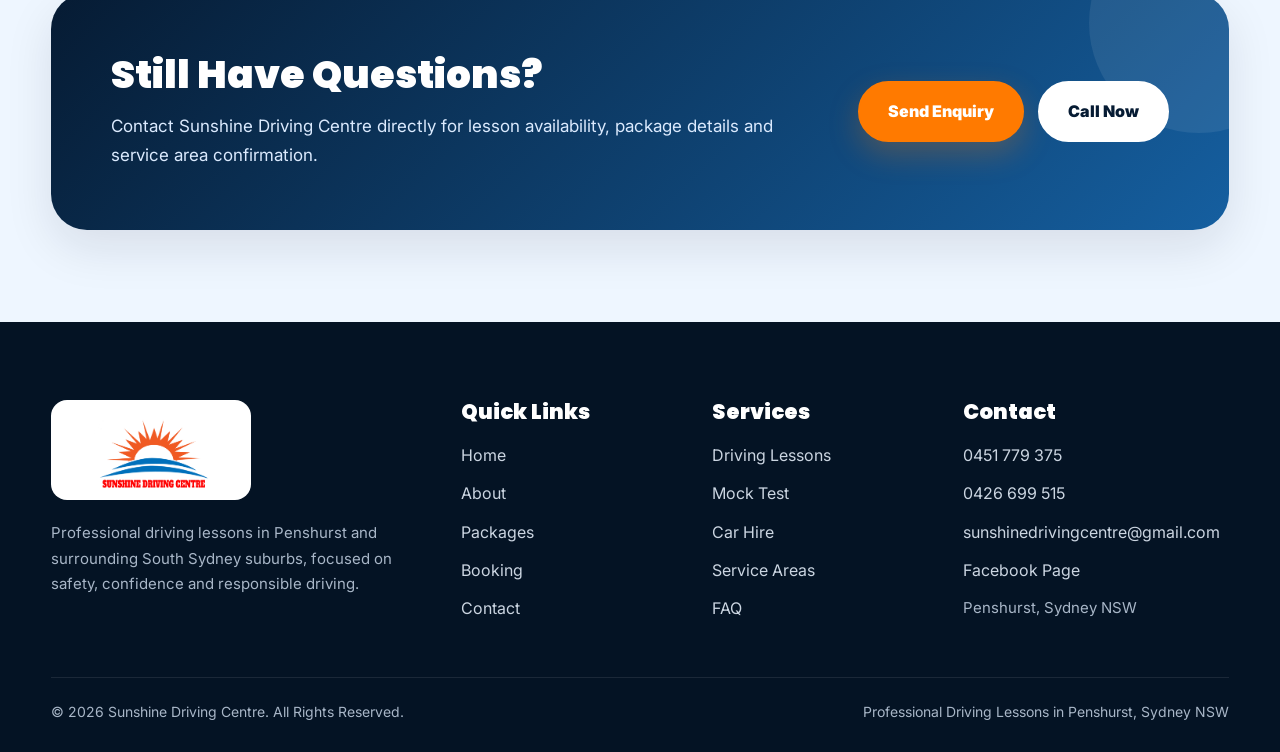
<file: sunshine_driving_centre_fixed_css_js_pretty_urls/faq/index.html>
<!DOCTYPE html>
<html lang="en">
<head>
    <meta charset="UTF-8">

    <meta name="viewport" content="width=device-width, initial-scale=1.0">

    <title>FAQ | Sunshine Driving Centre</title>

    <meta name="description" content="Frequently asked questions about driving lessons, lesson packages, mock tests, car hire, test preparation and service areas at Sunshine Driving Centre.">

    
    <meta name="application-name" content="Sunshine Driving Centre">
    <meta name="apple-mobile-web-app-title" content="Sunshine Driving Centre">
    <meta property="og:site_name" content="Sunshine Driving Centre">
    <meta property="og:type" content="website">
    <meta property="og:title" content="Sunshine Driving Centre">
    <meta property="og:description" content="Professional driving lessons in Penshurst and surrounding South Sydney suburbs.">
    <meta property="og:image" content="https://sunshinedrivingcentre.com.au/images/logo.png">
    <meta name="twitter:card" content="summary_large_image">
    <link rel="apple-touch-icon" sizes="180x180" href="../apple-touch-icon.png">
    <link rel="icon" type="image/png" sizes="32x32" href="../favicon-32x32.png">
    <link rel="icon" type="image/png" sizes="16x16" href="../favicon-16x16.png">
    <link rel="manifest" href="../site.webmanifest">

    <link rel="stylesheet" href="../css/style.css">
</head>

<body>

<header class="site-header">
    <div class="container">
        <nav class="navbar">
            <div class="logo">
                <a href="../index.html">
                    <img src="../images/logo.png" alt="Sunshine Driving Centre Logo">
                </a>
            </div>

            <div class="nav-links">
                <a href="../index.html">Home</a>
                <a href="../about/">About</a>
                <a href="../packages/">Packages</a>
                <a href="../service-areas/">Service Areas</a>
                <a href="../booking/">Booking</a>
                <a href="../faq/" class="active">FAQ</a>
                <a href="../contact/">Contact</a>
            </div>

            <div class="header-actions">
                <a href="tel:0451779375" class="header-phone">0451 779 375</a>
                <a href="../booking/" class="btn">Book Lesson</a>
            </div>

            <button class="menu-btn" aria-label="Open menu">☰</button>
        </nav>

        <div class="mobile-menu">
            <a href="../index.html">Home</a>
            <a href="../about/">About</a>
            <a href="../packages/">Packages</a>
            <a href="../service-areas/">Service Areas</a>
            <a href="../booking/">Booking</a>
            <a href="../faq/">FAQ</a>
            <a href="../contact/">Contact</a>
        </div>
    </div>
</header>

<section class="page-hero">
    <div class="container">
        <h1>Frequently Asked Questions</h1>
        <p>
            Helpful answers about lessons, packages, test preparation, car hire and booking.
        </p>
    </div>
</section>

<section>
    <div class="container">

        <div class="faq-list">

            <div class="faq-item">
                <button class="faq-question">
                    Do you teach complete beginners?
                    <span>+</span>
                </button>

                <div class="faq-answer">
                    <p>
                        Yes. Lessons are suitable for complete beginners, nervous learners and students who need calm step-by-step instruction.
                    </p>
                </div>
            </div>

            <div class="faq-item">
                <button class="faq-question">
                    Do you offer driving test preparation?
                    <span>+</span>
                </button>

                <div class="faq-answer">
                    <p>
                        Yes. Test preparation lessons and mock tests are available to help learners become more confident before their driving test.
                    </p>
                </div>
            </div>

            <div class="faq-item">
                <button class="faq-question">
                    Do you provide car hire for the driving test?
                    <span>+</span>
                </button>

                <div class="faq-answer">
                    <p>
                        Yes. Car hire is available for driving tests. There is also a car hire plus 1 hour lesson option.
                    </p>
                </div>
            </div>

            <div class="faq-item">
                <button class="faq-question">
                    What suburbs do you service?
                    <span>+</span>
                </button>

                <div class="faq-answer">
                    <p>
                        Sunshine Driving Centre services Penshurst, Hurstville, Rockdale, Mortdale, Peakhurst, Allawah, Carlton, Kogarah and nearby areas.
                    </p>
                </div>
            </div>

            <div class="faq-item">
                <button class="faq-question">
                    What languages does the instructor speak?
                    <span>+</span>
                </button>

                <div class="faq-answer">
                    <p>
                        The instructor speaks English, Nepali and Hindi fluently.
                    </p>
                </div>
            </div>

            <div class="faq-item">
                <button class="faq-question">
                    Do you help nervous or anxious learners?
                    <span>+</span>
                </button>

                <div class="faq-answer">
                    <p>
                        Yes. Lessons are calm, patient and supportive, especially for learners who feel nervous, timid or lack confidence.
                    </p>
                </div>
            </div>

            <div class="faq-item">
                <button class="faq-question">
                    Is free pick-up and drop-off available?
                    <span>+</span>
                </button>

                <div class="faq-answer">
                    <p>
                        Free pick-up and drop-off may be available in selected local service areas. Contact Sunshine Driving Centre to confirm your location.
                    </p>
                </div>
            </div>

            <div class="faq-item">
                <button class="faq-question">
                    How do I book a lesson?
                    <span>+</span>
                </button>

                <div class="faq-answer">
                    <p>
                        You can book by calling Sunshine Driving Centre, sending an enquiry through the contact form, or using online booking once the booking system is connected.
                    </p>
                </div>
            </div>

            <div class="faq-item">
                <button class="faq-question">
                    Do you offer mock tests?
                    <span>+</span>
                </button>

                <div class="faq-answer">
                    <p>
                        Yes. Mock tests are available to help learners understand test conditions, identify improvement areas and prepare more confidently.
                    </p>
                </div>
            </div>

            <div class="faq-item">
                <button class="faq-question">
                    Can I use the instructor car for my test?
                    <span>+</span>
                </button>

                <div class="faq-answer">
                    <p>
                        Yes. Car hire is available for driving tests. A car hire plus 1 hour lesson option is also available for test day preparation.
                    </p>
                </div>
            </div>

        </div>

    </div>
</section>

<section class="bg-light">
    <div class="container">
        <div class="cta">
            <div>
                <h2>Still Have Questions?</h2>

                <p>
                    Contact Sunshine Driving Centre directly for lesson availability, package details and service area confirmation.
                </p>
            </div>

            <div class="cta-actions">
                <a href="../contact/" class="btn">Send Enquiry</a>
                <a href="tel:0451779375" class="btn btn-light">Call Now</a>
            </div>
        </div>
    </div>
</section>

<footer class="footer">
    <div class="container">

        <div class="footer-grid">

            <div>
                <img src="../images/logo.png" class="footer-logo" alt="Sunshine Driving Centre Logo">

                <p>
                    Professional driving lessons in Penshurst and surrounding South Sydney suburbs, focused on safety, confidence and responsible driving.
                </p>
            </div>

            <div>
                <h3>Quick Links</h3>

                <a href="../index.html">Home</a>
                <a href="../about/">About</a>
                <a href="../packages/">Packages</a>
                <a href="../booking/">Booking</a>
                <a href="../contact/">Contact</a>
            </div>

            <div>
                <h3>Services</h3>

                <a href="../packages/">Driving Lessons</a>
                <a href="../packages/">Mock Test</a>
                <a href="../packages/">Car Hire</a>
                <a href="../service-areas/">Service Areas</a>
                <a href="../faq/">FAQ</a>
            </div>

            <div>
                <h3>Contact</h3>

                <a href="tel:0451779375">0451 779 375</a>
                <a href="tel:0426699515">0426 699 515</a>

                <a href="mailto:sunshinedrivingcentre@gmail.com">
                    sunshinedrivingcentre@gmail.com
                </a>

                <a href="https://www.facebook.com/people/Sunshine-Driving-Centre/61564765373700/" target="_blank" rel="noopener noreferrer">
                    Facebook Page
                </a>

                <p>Penshurst, Sydney NSW</p>
            </div>

        </div>

        <div class="footer-bottom">
            <p>© 2026 Sunshine Driving Centre. All Rights Reserved.</p>
            <p>Professional Driving Lessons in Penshurst, Sydney NSW</p>
        </div>

    </div>
</footer>

<div class="mobile-actions">
    <a href="tel:0451779375" class="call">Call Now</a>
    <a href="../booking/" class="book">Book Lesson</a>
</div>

<script src="../js/script.js"></script>

</body>
</html>
</file>
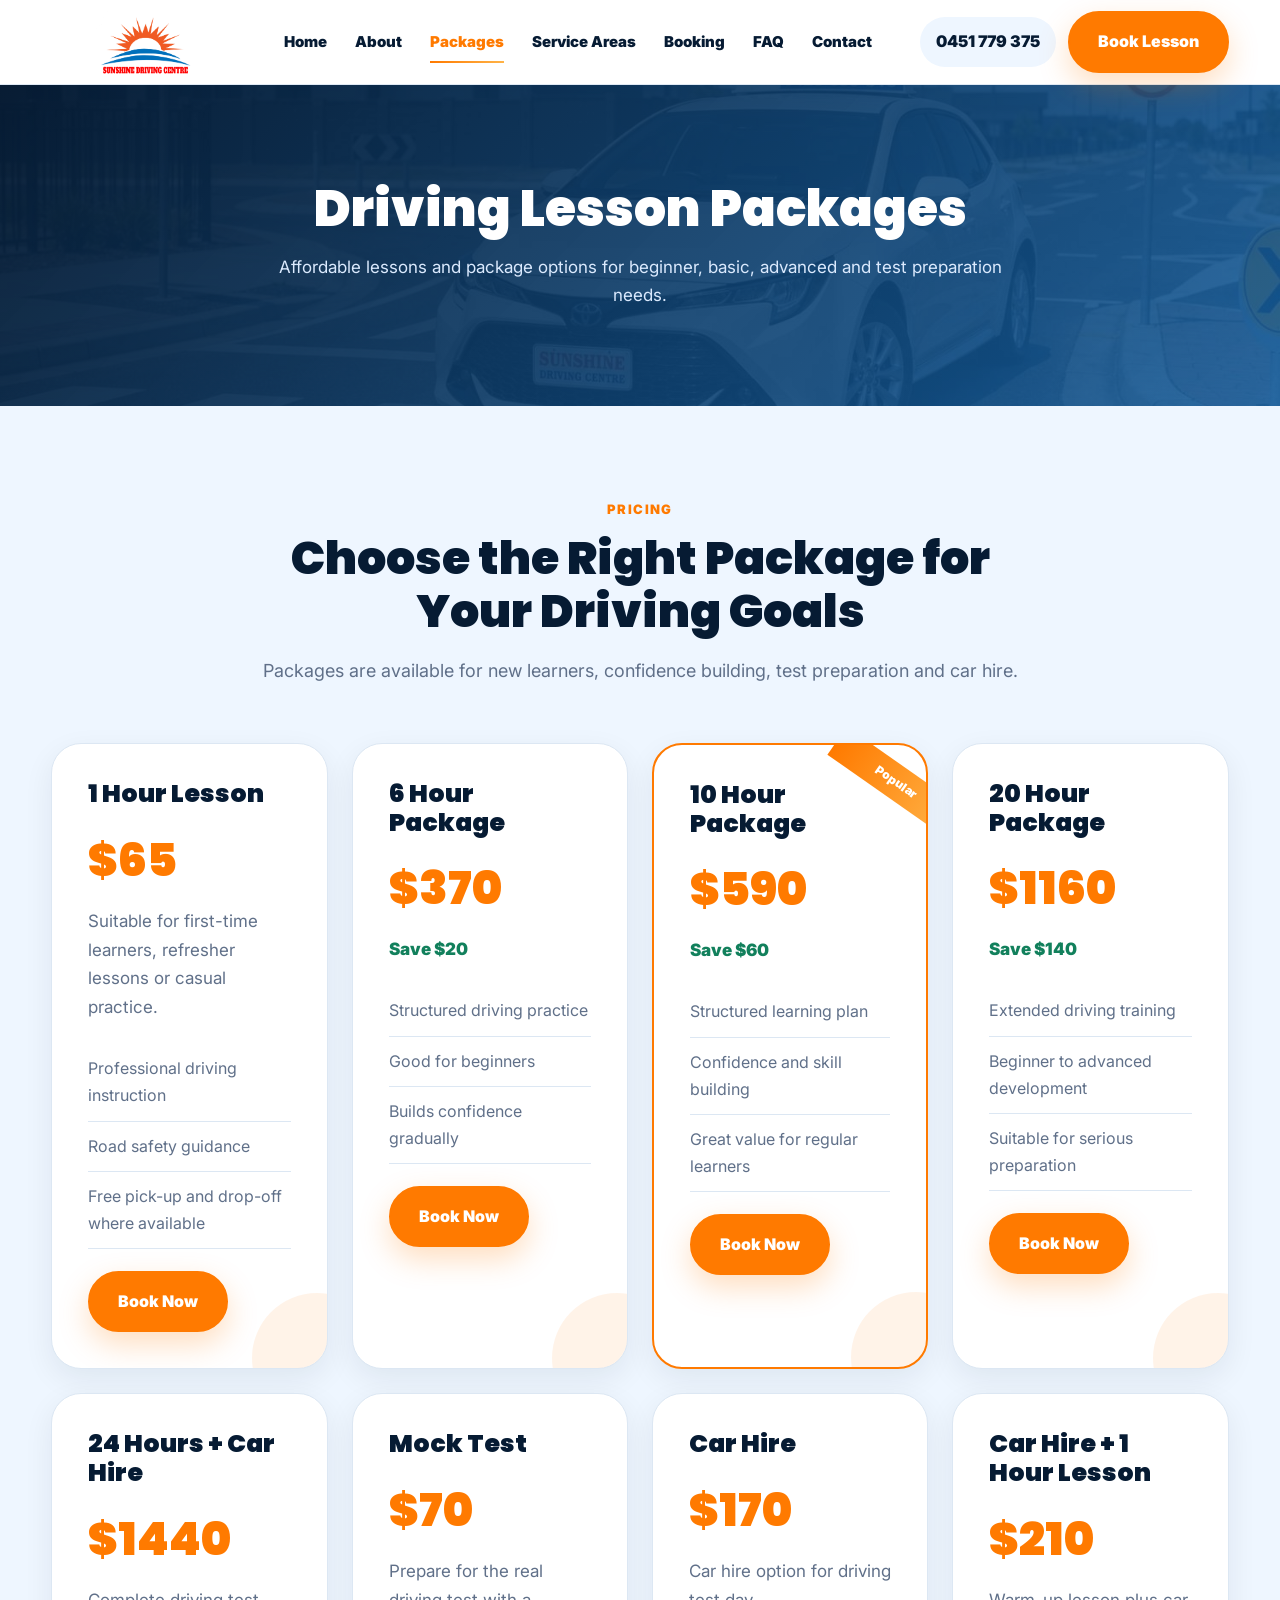
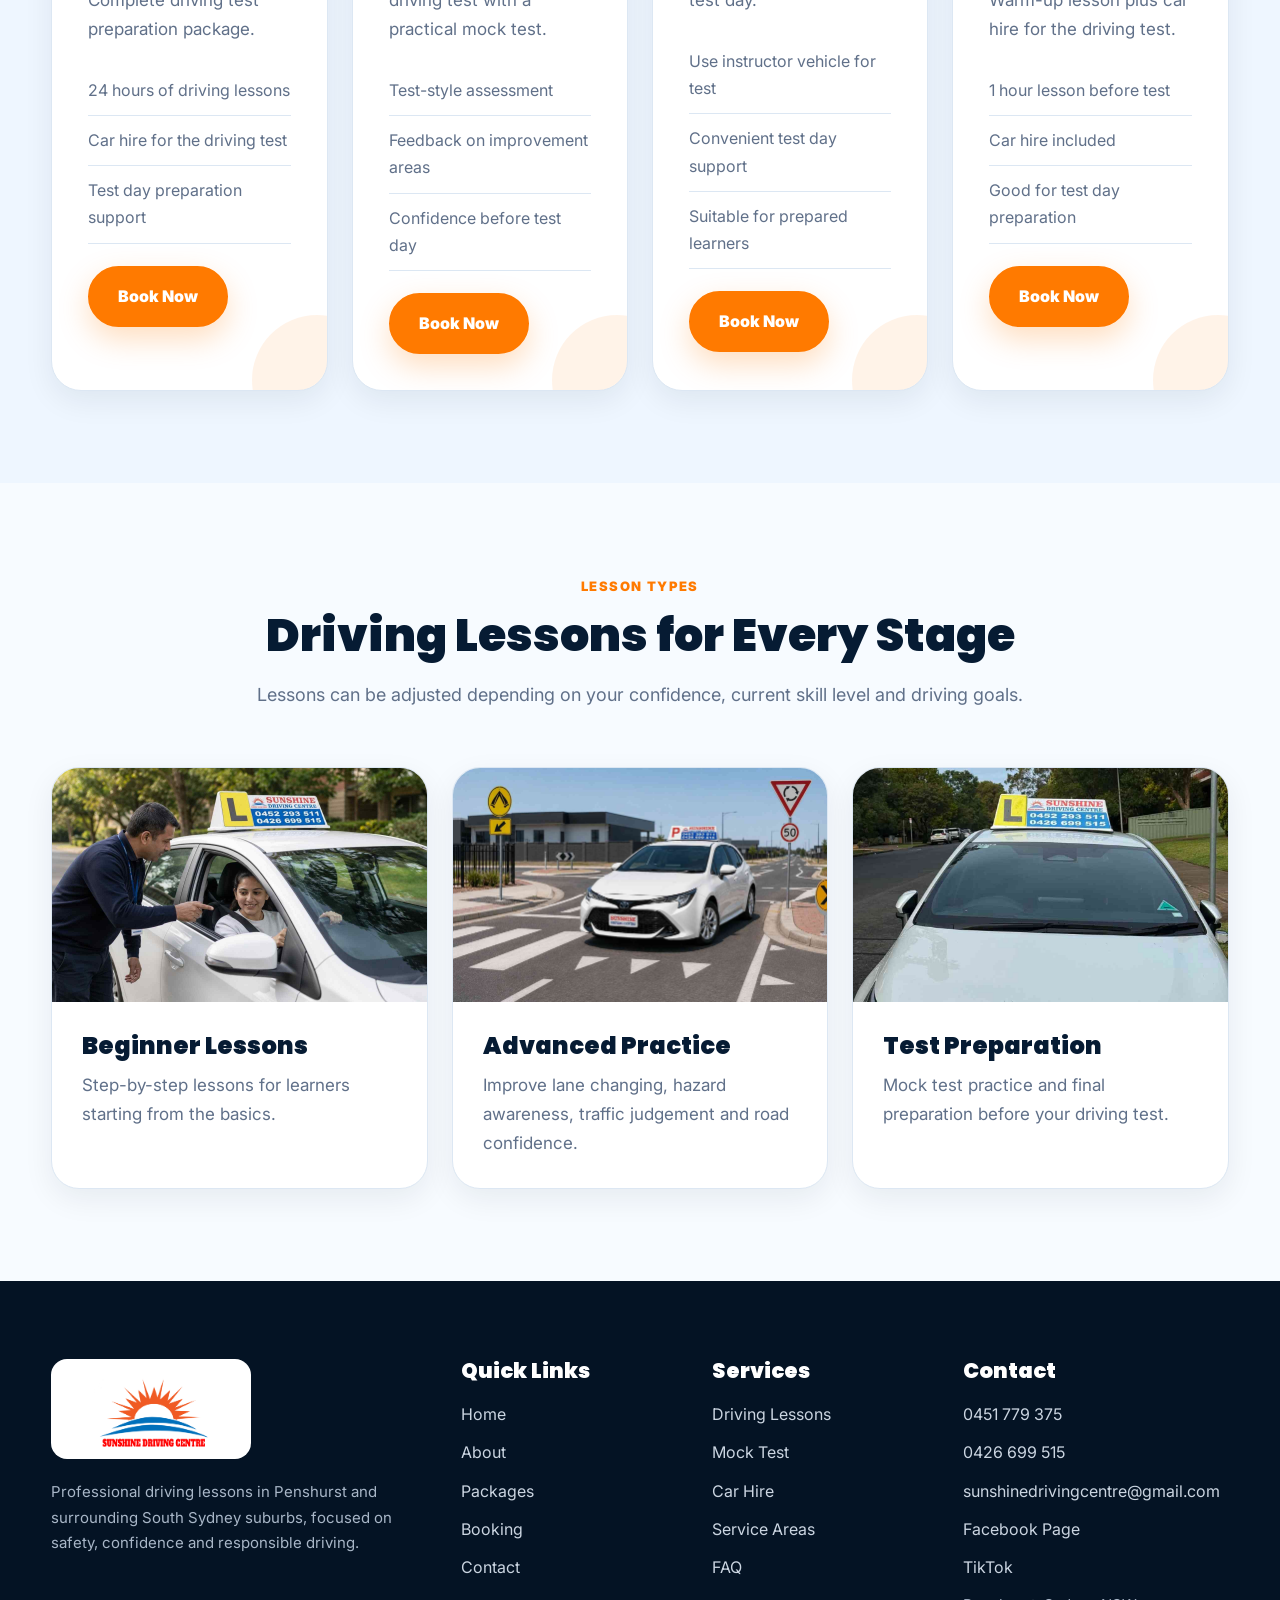
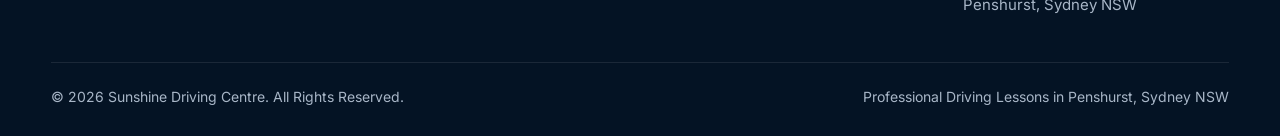
<file: sunshine_driving_centre_fixed_css_js_pretty_urls/packages/index.html>
<!DOCTYPE html>
<html lang="en">
<head>
    <meta charset="UTF-8">
    <meta name="viewport" content="width=device-width, initial-scale=1.0">
    <title>Driving Lesson Packages | Sunshine Driving Centre</title>
    <meta name="description" content="Affordable driving lesson packages in Penshurst. 1 hour lesson, 6 hour package, 10 hour package, 20 hour package, mock test, car hire and test preparation.">

    
    <meta name="application-name" content="Sunshine Driving Centre">
    <meta name="apple-mobile-web-app-title" content="Sunshine Driving Centre">
    <meta property="og:site_name" content="Sunshine Driving Centre">
    <meta property="og:type" content="website">
    <meta property="og:title" content="Sunshine Driving Centre">
    <meta property="og:description" content="Professional driving lessons in Penshurst and surrounding South Sydney suburbs.">
    <meta property="og:image" content="https://sunshinedrivingcentre.com.au/images/logo.png">
    <meta name="twitter:card" content="summary_large_image">
    <link rel="apple-touch-icon" sizes="180x180" href="../apple-touch-icon.png">
    <link rel="icon" type="image/png" sizes="32x32" href="../favicon-32x32.png">
    <link rel="icon" type="image/png" sizes="16x16" href="../favicon-16x16.png">
    <link rel="manifest" href="../site.webmanifest">

    <link rel="stylesheet" href="../css/style.css">
</head>

<body>

<header class="site-header">
    <div class="container">
        <nav class="navbar">
            <div class="logo">
                <a href="../index.html"><img src="../images/logo.png" alt="Sunshine Driving Centre Logo"></a>
            </div>

            <div class="nav-links">
                <a href="../index.html">Home</a>
                <a href="../about/">About</a>
                <a href="../packages/" class="active">Packages</a>
                <a href="../service-areas/">Service Areas</a>
                <a href="../booking/">Booking</a>
                <a href="../faq/">FAQ</a>
                <a href="../contact/">Contact</a>
            </div>

            <div class="header-actions">
                <a href="tel:0451779375" class="header-phone">0451 779 375</a>
                <a href="../booking/" class="btn">Book Lesson</a>
            </div>

            <button class="menu-btn" aria-label="Open menu">☰</button>
        </nav>

        <div class="mobile-menu">
            <a href="../index.html">Home</a>
            <a href="../about/">About</a>
            <a href="../packages/">Packages</a>
            <a href="../service-areas/">Service Areas</a>
            <a href="../booking/">Booking</a>
            <a href="../faq/">FAQ</a>
            <a href="../contact/">Contact</a>
        </div>
    </div>
</header>

<section class="page-hero">
    <div class="container">
        <h1>Driving Lesson Packages</h1>
        <p>
            Affordable lessons and package options for beginner, basic, advanced and test preparation needs.
        </p>
    </div>
</section>

<section class="bg-light">
    <div class="container">
        <div class="section-title">
            <div class="small-title">Pricing</div>
            <h2>Choose the Right Package for Your Driving Goals</h2>
            <p>
                Packages are available for new learners, confidence building, test preparation and car hire.
            </p>
        </div>

        <div class="package-grid">
            <div class="package-card">
                <h3>1 Hour Lesson</h3>
                <div class="price">$65</div>
                <p>Suitable for first-time learners, refresher lessons or casual practice.</p>
                <ul>
                    <li>Professional driving instruction</li>
                    <li>Road safety guidance</li>
                    <li>Free pick-up and drop-off where available</li>
                </ul>
<a href="../booking/" class="btn">Book Now</a>
            </div>

            <div class="package-card">
                <h3>6 Hour Package</h3>
                <div class="price">$370</div>
                <p class="save">Save $20</p>
                <ul>
                    <li>Structured driving practice</li>
                    <li>Good for beginners</li>
                    <li>Builds confidence gradually</li>
                </ul>
<a href="../booking/" class="btn">Book Now</a>
            </div>

            <div class="package-card featured">
                <div class="ribbon">Popular</div>
                <h3>10 Hour Package</h3>
                <div class="price">$590</div>
                <p class="save">Save $60</p>
                <ul>
                    <li>Structured learning plan</li>
                    <li>Confidence and skill building</li>
                    <li>Great value for regular learners</li>
                </ul>
<a href="../booking/" class="btn">Book Now</a>
            </div>

            <div class="package-card">
                <h3>20 Hour Package</h3>
                <div class="price">$1160</div>
                <p class="save">Save $140</p>
                <ul>
                    <li>Extended driving training</li>
                    <li>Beginner to advanced development</li>
                    <li>Suitable for serious preparation</li>
                </ul>
<a href="../booking/" class="btn">Book Now</a>
            </div>

            <div class="package-card">
                <h3>24 Hours + Car Hire</h3>
                <div class="price">$1440</div>
                <p>Complete driving test preparation package.</p>
                <ul>
                    <li>24 hours of driving lessons</li>
                    <li>Car hire for the driving test</li>
                    <li>Test day preparation support</li>
                </ul>
<a href="../booking/" class="btn">Book Now</a>
            </div>

            <div class="package-card">
                <h3>Mock Test</h3>
                <div class="price">$70</div>
                <p>Prepare for the real driving test with a practical mock test.</p>
                <ul>
                    <li>Test-style assessment</li>
                    <li>Feedback on improvement areas</li>
                    <li>Confidence before test day</li>
                </ul>
<a href="../booking/" class="btn">Book Now</a>
            </div>

            <div class="package-card">
                <h3>Car Hire</h3>
                <div class="price">$170</div>
                <p>Car hire option for driving test day.</p>
                <ul>
                    <li>Use instructor vehicle for test</li>
                    <li>Convenient test day support</li>
                    <li>Suitable for prepared learners</li>
                </ul>
<a href="../booking/" class="btn">Book Now</a>
            </div>

            <div class="package-card">
                <h3>Car Hire + 1 Hour Lesson</h3>
                <div class="price">$210</div>
                <p>Warm-up lesson plus car hire for the driving test.</p>
                <ul>
                    <li>1 hour lesson before test</li>
                    <li>Car hire included</li>
                    <li>Good for test day preparation</li>
                </ul>
<a href="../booking/" class="btn">Book Now</a>
            </div>
        </div>
    </div>
</section>

<section>
    <div class="container">
        <div class="section-title">
            <div class="small-title">Lesson Types</div>
            <h2>Driving Lessons for Every Stage</h2>
            <p>
                Lessons can be adjusted depending on your confidence, current skill level and driving goals.
            </p>
        </div>

        <div class="service-grid">
            <div class="service-card">
                <img src="../images/lesson-beginner.jpg" alt="Beginner driving lessons">
<div class="service-card-content">
                    <h3>Beginner Lessons</h3>
                    <p>Step-by-step lessons for learners starting from the basics.</p>
                </div>
            </div>

            <div class="service-card">
                <img src="../images/road-safety.jpg" alt="Road safety driving lesson">
<div class="service-card-content">
                    <h3>Advanced Practice</h3>
                    <p>Improve lane changing, hazard awareness, traffic judgement and road confidence.</p>
                </div>
            </div>

            <div class="service-card">
                <img src="../images/lesson-test.jpg" alt="Driving test preparation">
<div class="service-card-content">
                    <h3>Test Preparation</h3>
                    <p>Mock test practice and final preparation before your driving test.</p>
                </div>
            </div>
        </div>
    </div>
</section>

<footer class="footer">
    <div class="container">
        <div class="footer-grid">
            <div>
                <img src="../images/logo.png" class="footer-logo" alt="Sunshine Driving Centre Logo">
                <p>Professional driving lessons in Penshurst and surrounding South Sydney suburbs, focused on safety, confidence and responsible driving.</p>
            </div>

            <div>
                <h3>Quick Links</h3>
                <a href="../index.html">Home</a>
                <a href="../about/">About</a>
                <a href="../packages/">Packages</a>
                <a href="../booking/">Booking</a>
                <a href="../contact/">Contact</a>
            </div>

            <div>
                <h3>Services</h3>
                <a href="../packages/">Driving Lessons</a>
                <a href="../packages/">Mock Test</a>
                <a href="../packages/">Car Hire</a>
                <a href="../service-areas/">Service Areas</a>
                <a href="../faq/">FAQ</a>
            </div>

            <div>
                <h3>Contact</h3>
                <a href="tel:0451779375">0451 779 375</a>
                <a href="tel:0426699515">0426 699 515</a>
                <a href="mailto:sunshinedrivingcentre@gmail.com">sunshinedrivingcentre@gmail.com</a>
                <a href="https://www.facebook.com/people/Sunshine-Driving-Centre/61564765373700/" target="_blank" rel="noopener noreferrer">Facebook Page</a>
                <a href="https://www.tiktok.com/@sunshinedrivingcentre" target="_blank" rel="noopener noreferrer">TikTok</a>
                <p>Penshurst, Sydney NSW</p>
            </div>
        </div>

        <div class="footer-bottom">
            <p>© 2026 Sunshine Driving Centre. All Rights Reserved.</p>
            <p>Professional Driving Lessons in Penshurst, Sydney NSW</p>
        </div>
    </div>
</footer>

<div class="mobile-actions">
    <a href="tel:0451779375" class="call">Call Now</a>
    <a href="../booking/" class="book">Book Lesson</a>
</div>

<script src="../js/script.js"></script>

</body>
</html>
</file>
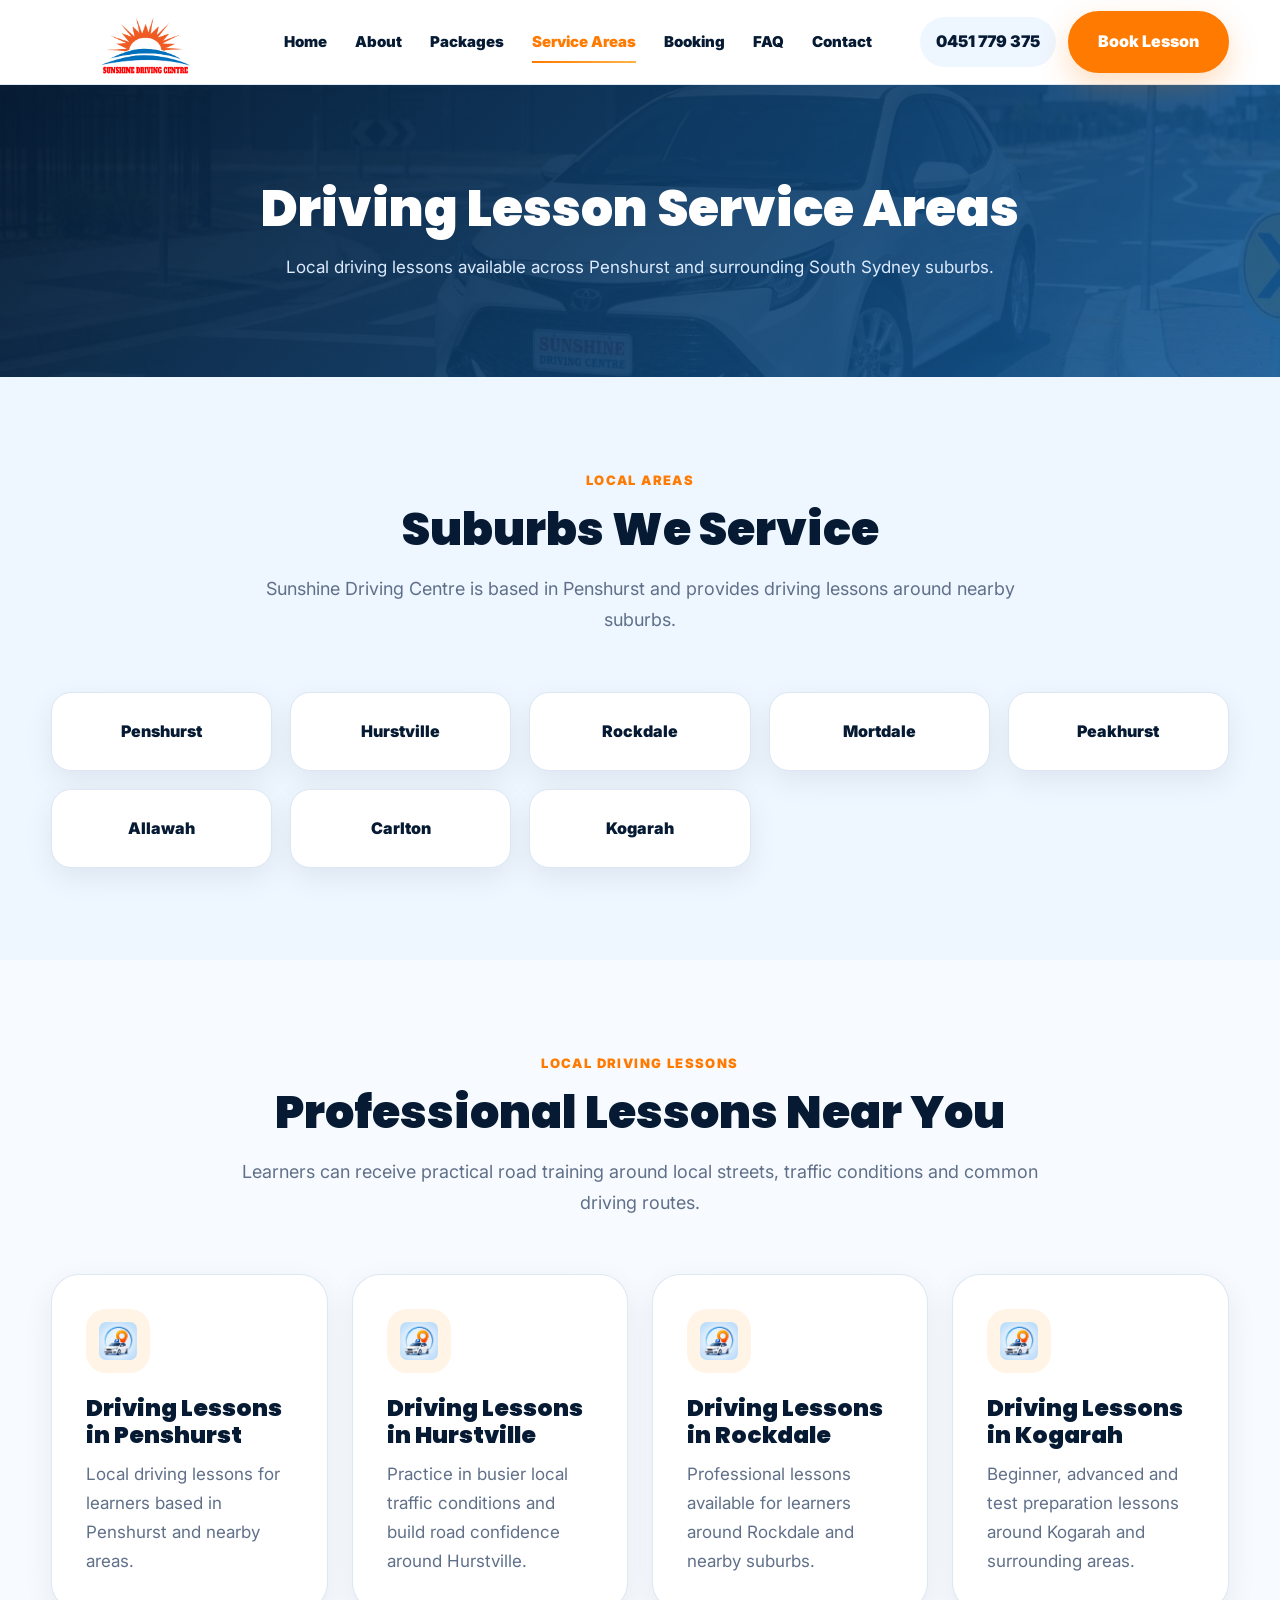
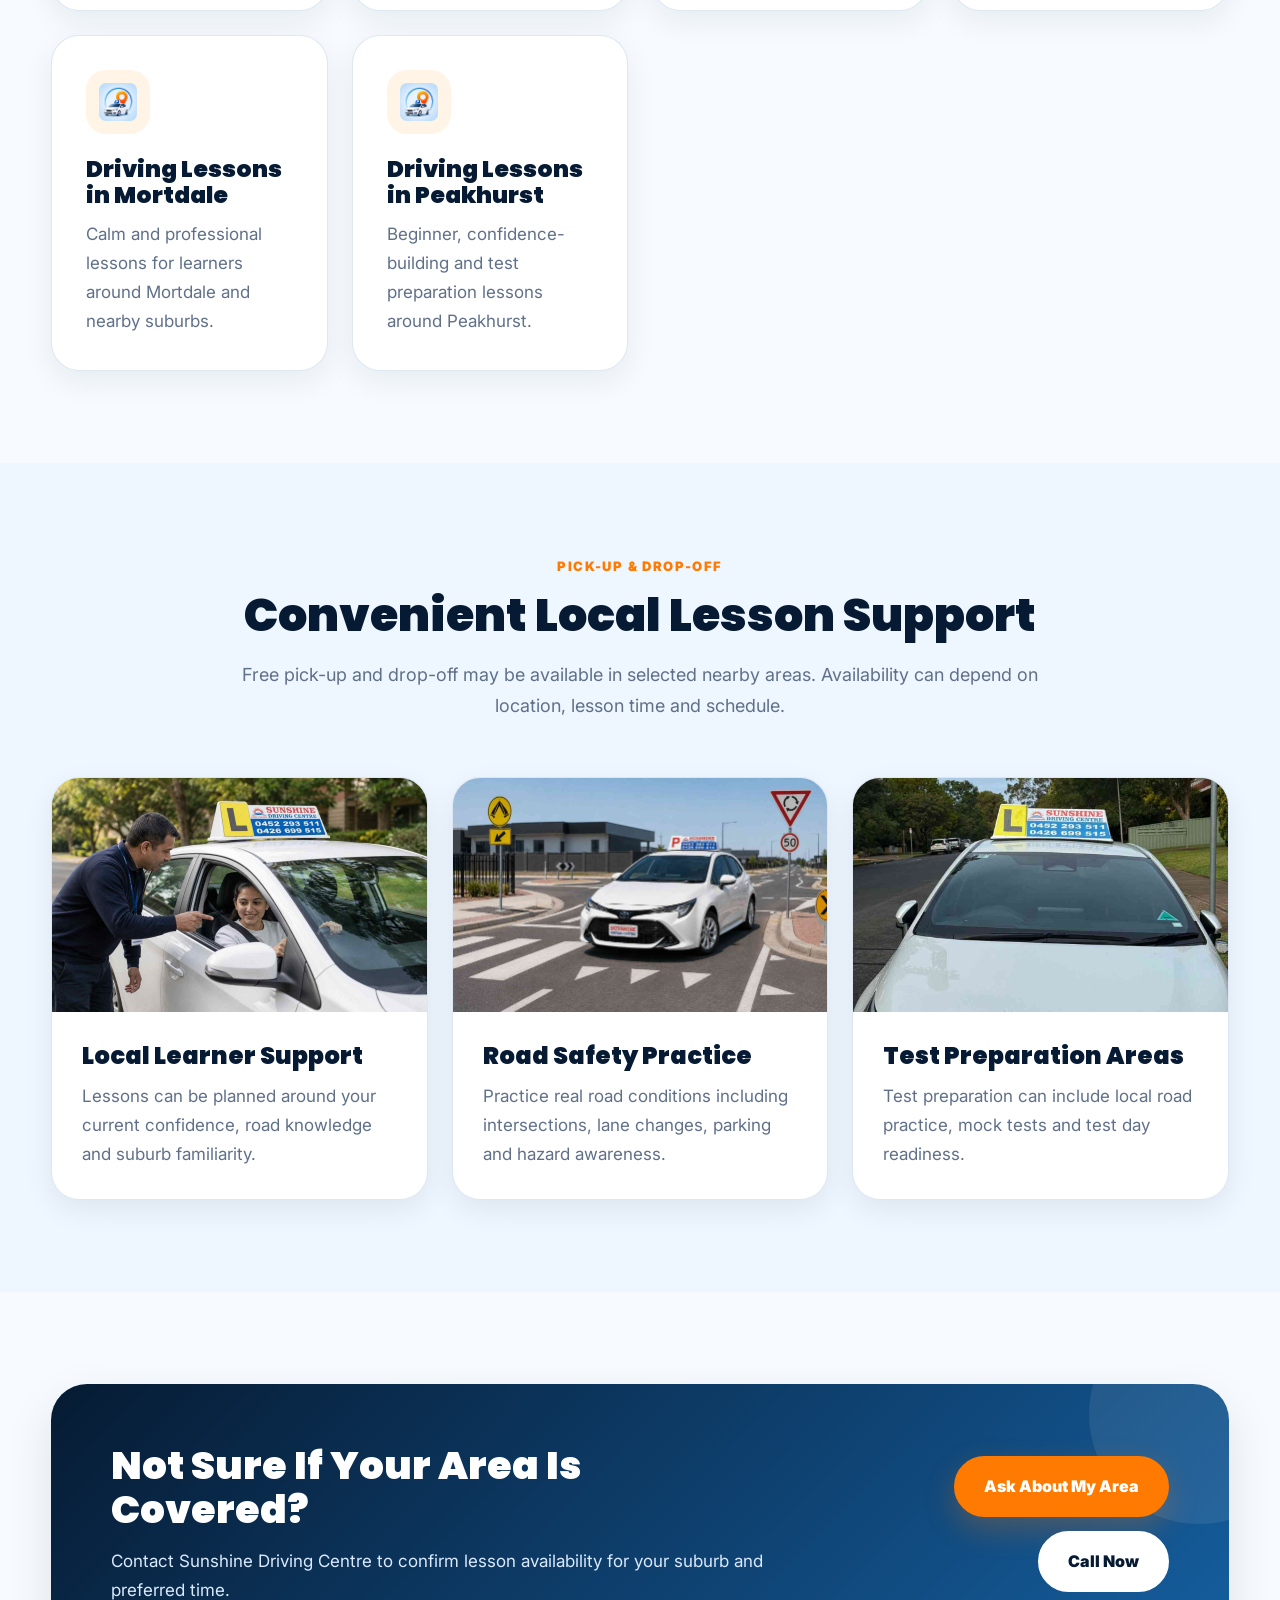
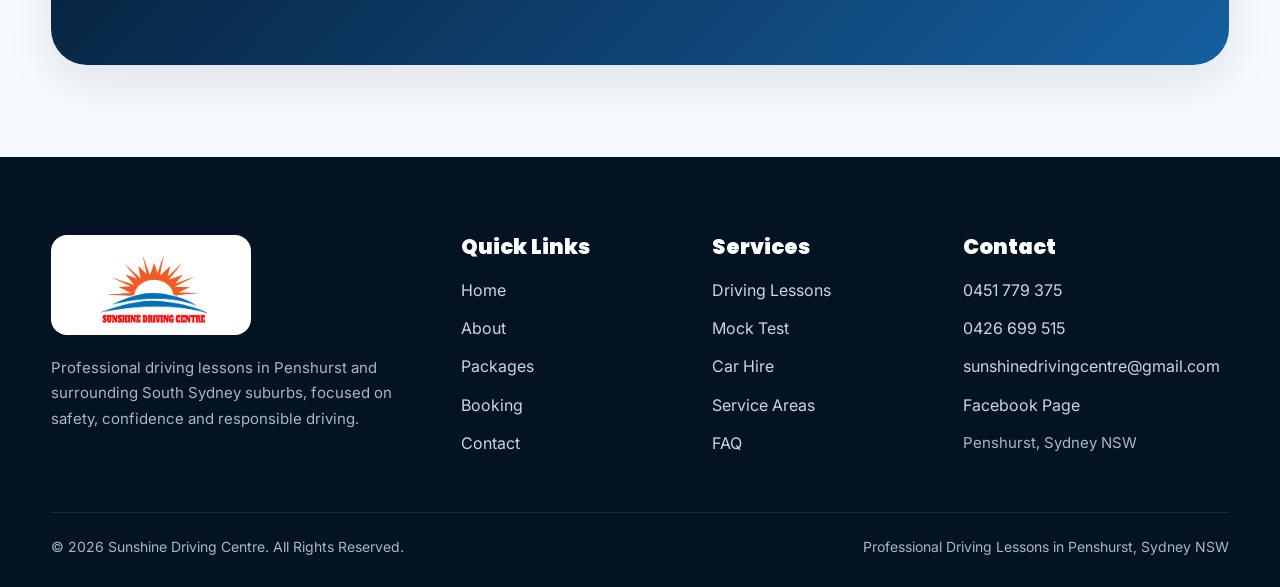
<file: sunshine_driving_centre_fixed_css_js_pretty_urls/service-areas/index.html>
<!DOCTYPE html>
<html lang="en">
<head>
    <meta charset="UTF-8">

    <meta name="viewport" content="width=device-width, initial-scale=1.0">

    <title>Driving Lesson Service Areas | Sunshine Driving Centre</title>

    <meta name="description" content="Sunshine Driving Centre provides driving lessons in Penshurst, Hurstville, Rockdale, Mortdale, Peakhurst, Allawah, Carlton and Kogarah.">

    
    <meta name="application-name" content="Sunshine Driving Centre">
    <meta name="apple-mobile-web-app-title" content="Sunshine Driving Centre">
    <meta property="og:site_name" content="Sunshine Driving Centre">
    <meta property="og:type" content="website">
    <meta property="og:title" content="Sunshine Driving Centre">
    <meta property="og:description" content="Professional driving lessons in Penshurst and surrounding South Sydney suburbs.">
    <meta property="og:image" content="https://sunshinedrivingcentre.com.au/images/logo.png">
    <meta name="twitter:card" content="summary_large_image">
    <link rel="apple-touch-icon" sizes="180x180" href="../apple-touch-icon.png">
    <link rel="icon" type="image/png" sizes="32x32" href="../favicon-32x32.png">
    <link rel="icon" type="image/png" sizes="16x16" href="../favicon-16x16.png">
    <link rel="manifest" href="../site.webmanifest">

    <link rel="stylesheet" href="../css/style.css">
</head>

<body>

<header class="site-header">
    <div class="container">
        <nav class="navbar">
            <div class="logo">
                <a href="../index.html">
                    <img src="../images/logo.png" alt="Sunshine Driving Centre Logo">
                </a>
            </div>

            <div class="nav-links">
                <a href="../index.html">Home</a>
                <a href="../about/">About</a>
                <a href="../packages/">Packages</a>
                <a href="../service-areas/" class="active">Service Areas</a>
                <a href="../booking/">Booking</a>
                <a href="../faq/">FAQ</a>
                <a href="../contact/">Contact</a>
            </div>

            <div class="header-actions">
                <a href="tel:0451779375" class="header-phone">0451 779 375</a>
                <a href="../booking/" class="btn">Book Lesson</a>
            </div>

            <button class="menu-btn" aria-label="Open menu">☰</button>
        </nav>

        <div class="mobile-menu">
            <a href="../index.html">Home</a>
            <a href="../about/">About</a>
            <a href="../packages/">Packages</a>
            <a href="../service-areas/">Service Areas</a>
            <a href="../booking/">Booking</a>
            <a href="../faq/">FAQ</a>
            <a href="../contact/">Contact</a>
        </div>
    </div>
</header>

<section class="page-hero">
    <div class="container">
        <h1>Driving Lesson Service Areas</h1>
        <p>
            Local driving lessons available across Penshurst and surrounding South Sydney suburbs.
        </p>
    </div>
</section>

<section class="bg-light">
    <div class="container">

        <div class="section-title">
            <div class="small-title">Local Areas</div>

            <h2>Suburbs We Service</h2>

            <p>
                Sunshine Driving Centre is based in Penshurst and provides driving lessons around nearby suburbs.
            </p>
        </div>

        <div class="area-grid">
            <div class="area-box">Penshurst</div>
            <div class="area-box">Hurstville</div>
            <div class="area-box">Rockdale</div>
            <div class="area-box">Mortdale</div>
            <div class="area-box">Peakhurst</div>
            <div class="area-box">Allawah</div>
            <div class="area-box">Carlton</div>
            <div class="area-box">Kogarah</div>
        </div>

    </div>
</section>

<section>
    <div class="container">

        <div class="section-title">
            <div class="small-title">Local Driving Lessons</div>

            <h2>Professional Lessons Near You</h2>

            <p>
                Learners can receive practical road training around local streets, traffic conditions and common driving routes.
            </p>
        </div>

        <div class="cards">

            <div class="card">
                <img src="../images/icon-pickup.png" class="card-icon" alt="Penshurst driving lessons icon">
<h3>Driving Lessons in Penshurst</h3>
                <p>
                    Local driving lessons for learners based in Penshurst and nearby areas.
                </p>
            </div>

            <div class="card">
                <img src="../images/icon-pickup.png" class="card-icon" alt="Hurstville driving lessons icon">
<h3>Driving Lessons in Hurstville</h3>
                <p>
                    Practice in busier local traffic conditions and build road confidence around Hurstville.
                </p>
            </div>

            <div class="card">
                <img src="../images/icon-pickup.png" class="card-icon" alt="Rockdale driving lessons icon">
<h3>Driving Lessons in Rockdale</h3>
                <p>
                    Professional lessons available for learners around Rockdale and nearby suburbs.
                </p>
            </div>

            <div class="card">
                <img src="../images/icon-pickup.png" class="card-icon" alt="Kogarah driving lessons icon">
<h3>Driving Lessons in Kogarah</h3>
                <p>
                    Beginner, advanced and test preparation lessons around Kogarah and surrounding areas.
                </p>
            </div>

            <div class="card">
                <img src="../images/icon-pickup.png" class="card-icon" alt="Mortdale driving lessons icon">
<h3>Driving Lessons in Mortdale</h3>
                <p>
                    Calm and professional lessons for learners around Mortdale and nearby suburbs.
                </p>
            </div>

            <div class="card">
                <img src="../images/icon-pickup.png" class="card-icon" alt="Peakhurst driving lessons icon">
<h3>Driving Lessons in Peakhurst</h3>
                <p>
                    Beginner, confidence-building and test preparation lessons around Peakhurst.
                </p>
            </div>

        </div>

    </div>
</section>

<section class="bg-light">
    <div class="container">

        <div class="section-title">
            <div class="small-title">Pick-Up & Drop-Off</div>

            <h2>Convenient Local Lesson Support</h2>

            <p>
                Free pick-up and drop-off may be available in selected nearby areas. Availability can depend on location, lesson time and schedule.
            </p>
        </div>

        <div class="service-grid">

            <div class="service-card">
                <img src="../images/lesson-beginner.jpg" alt="Local beginner driving lesson">
<div class="service-card-content">
                    <h3>Local Learner Support</h3>
                    <p>
                        Lessons can be planned around your current confidence, road knowledge and suburb familiarity.
                    </p>
                </div>
            </div>

            <div class="service-card">
                <img src="../images/road-safety.jpg" alt="Safe road training">
<div class="service-card-content">
                    <h3>Road Safety Practice</h3>
                    <p>
                        Practice real road conditions including intersections, lane changes, parking and hazard awareness.
                    </p>
                </div>
            </div>

            <div class="service-card">
                <img src="../images/lesson-test.jpg" alt="Driving test preparation service area">
<div class="service-card-content">
                    <h3>Test Preparation Areas</h3>
                    <p>
                        Test preparation can include local road practice, mock tests and test day readiness.
                    </p>
                </div>
            </div>

        </div>

    </div>
</section>

<section>
    <div class="container">
        <div class="cta">
            <div>
                <h2>Not Sure If Your Area Is Covered?</h2>
                <p>
                    Contact Sunshine Driving Centre to confirm lesson availability for your suburb and preferred time.
                </p>
            </div>

            <div class="cta-actions">
                <a href="../contact/" class="btn">Ask About My Area</a>
                <a href="tel:0451779375" class="btn btn-light">Call Now</a>
            </div>
        </div>
    </div>
</section>

<footer class="footer">
    <div class="container">

        <div class="footer-grid">

            <div>
                <img src="../images/logo.png" class="footer-logo" alt="Sunshine Driving Centre Logo">

                <p>
                    Professional driving lessons in Penshurst and surrounding South Sydney suburbs, focused on safety, confidence and responsible driving.
                </p>
            </div>

            <div>
                <h3>Quick Links</h3>

                <a href="../index.html">Home</a>
                <a href="../about/">About</a>
                <a href="../packages/">Packages</a>
                <a href="../booking/">Booking</a>
                <a href="../contact/">Contact</a>
            </div>

            <div>
                <h3>Services</h3>

                <a href="../packages/">Driving Lessons</a>
                <a href="../packages/">Mock Test</a>
                <a href="../packages/">Car Hire</a>
                <a href="../service-areas/">Service Areas</a>
                <a href="../faq/">FAQ</a>
            </div>

            <div>
                <h3>Contact</h3>

                <a href="tel:0451779375">0451 779 375</a>
                <a href="tel:0426699515">0426 699 515</a>

                <a href="mailto:sunshinedrivingcentre@gmail.com">
                    sunshinedrivingcentre@gmail.com
                </a>

                <a href="https://www.facebook.com/people/Sunshine-Driving-Centre/61564765373700/" target="_blank" rel="noopener noreferrer">
                    Facebook Page
                </a>

                <p>Penshurst, Sydney NSW</p>
            </div>

        </div>

        <div class="footer-bottom">
            <p>© 2026 Sunshine Driving Centre. All Rights Reserved.</p>
            <p>Professional Driving Lessons in Penshurst, Sydney NSW</p>
        </div>

    </div>
</footer>

<div class="mobile-actions">
    <a href="tel:0451779375" class="call">Call Now</a>
    <a href="../booking/" class="book">Book Lesson</a>
</div>

<script src="../js/script.js"></script>

</body>
</html>
</file>
<file: sunshine_driving_centre_fixed_css_js_pretty_urls/css/style.css>
@import url('https://fonts.googleapis.com/css2?family=Inter:wght@300;400;500;600;700;800;900&family=Poppins:wght@500;600;700;800;900&display=swap');

:root{
    --navy:#061b33;
    --navy-2:#0d3159;
    --blue:#155fa0;
    --orange:#ff7a00;
    --orange-dark:#e66d00;
    --gold:#ffb347;
    --white:#ffffff;
    --bg:#f7fbff;
    --light:#eef6ff;
    --cream:#fff4e6;
    --text:#172033;
    --muted:#607089;
    --border:#dce7f3;
    --green:#12805c;
    --shadow:0 18px 48px rgba(15,23,42,0.10);
    --shadow-soft:0 10px 30px rgba(15,23,42,0.07);
}

*{
    margin:0;
    padding:0;
    box-sizing:border-box;
}

html{
    scroll-behavior:smooth;
}

body{
    font-family:'Inter',sans-serif;
    background:var(--bg);
    color:var(--text);
    line-height:1.7;
    overflow-x:hidden;
}

img{
    max-width:100%;
    display:block;
}

a{
    text-decoration:none;
}

ul{
    list-style:none;
}

.container{
    width:92%;
    max-width:1220px;
    margin:auto;
}

section{
    padding:92px 0;
}

h1,h2,h3,h4{
    font-family:'Poppins',sans-serif;
    line-height:1.15;
    color:var(--navy);
}

p{
    color:var(--muted);
    font-size:17px;
}

/* BUTTONS */

.btn{
    display:inline-flex;
    align-items:center;
    justify-content:center;
    padding:15px 28px;
    border-radius:999px;
    background:var(--orange);
    color:var(--white);
    font-weight:900;
    border:2px solid var(--orange);
    box-shadow:0 12px 30px rgba(255,122,0,0.25);
    transition:0.3s ease;
}

.btn:hover{
    background:var(--orange-dark);
    border-color:var(--orange-dark);
    transform:translateY(-3px);
}

.btn-dark{
    background:var(--navy);
    border-color:var(--navy);
    box-shadow:0 12px 30px rgba(6,27,51,0.22);
}

.btn-dark:hover{
    background:#02101f;
    border-color:#02101f;
}

.btn-outline{
    background:transparent;
    color:var(--white);
    border-color:rgba(255,255,255,0.75);
    box-shadow:none;
}

.btn-outline:hover{
    background:var(--white);
    color:var(--navy);
    border-color:var(--white);
}

.btn-light{
    background:var(--white);
    color:var(--navy);
    border-color:var(--white);
    box-shadow:none;
}

.small-title{
    color:var(--orange);
    font-weight:900;
    text-transform:uppercase;
    letter-spacing:1.4px;
    font-size:13px;
    margin-bottom:12px;
}

/* HEADER */

.site-header{
    position:sticky;
    top:0;
    z-index:1000;
    background:rgba(255,255,255,0.98);
    backdrop-filter:blur(18px);
    border-bottom:1px solid rgba(220,231,243,0.9);
    transition:0.3s ease;
}

.site-header.scrolled{
    box-shadow:0 10px 32px rgba(15,23,42,0.08);
}

.navbar{
    min-height:84px;
    display:flex;
    align-items:center;
    justify-content:space-between;
    gap:22px;
}

.logo img{
    width:184px;
    height:auto;
    max-height:70px;
    object-fit:contain;
}

.nav-links{
    display:flex;
    align-items:center;
    gap:28px;
}

.nav-links a{
    color:var(--navy);
    font-size:15px;
    font-weight:900;
    position:relative;
    padding:8px 0;
}

.nav-links a::after{
    content:"";
    position:absolute;
    left:50%;
    bottom:0;
    width:0;
    height:2px;
    background:linear-gradient(90deg,var(--orange),var(--gold));
    transform:translateX(-50%);
    transition:0.25s ease;
}

.nav-links a:hover,
.nav-links a.active{
    color:var(--orange);
}

.nav-links a:hover::after,
.nav-links a.active::after{
    width:100%;
}

.header-actions{
    display:flex;
    align-items:center;
    gap:12px;
}

.header-phone{
    color:var(--navy);
    font-weight:900;
    padding:11px 16px;
    background:var(--light);
    border-radius:999px;
    transition:0.3s ease;
}

.header-phone:hover{
    background:var(--cream);
    color:var(--orange-dark);
}

.menu-btn{
    display:none;
    width:46px;
    height:46px;
    border:none;
    background:var(--navy);
    color:var(--white);
    border-radius:14px;
    font-size:24px;
    cursor:pointer;
}

.mobile-menu{
    display:none;
    padding:0 0 22px;
}

.mobile-menu a{
    display:block;
    color:var(--navy);
    font-weight:900;
    padding:14px 0;
    border-bottom:1px solid var(--border);
}

.mobile-menu a:hover{
    color:var(--orange);
}

.mobile-menu.active{
    display:block;
}

/* HERO IMAGE / BACKGROUND */

.hero{
    min-height:calc(100vh - 84px);
    display:flex;
    align-items:flex-start;
    background:
    linear-gradient(90deg,rgba(6,27,51,0.94),rgba(6,27,51,0.72),rgba(6,27,51,0.25)),
    url('../images/hero-driving.jpg') center/cover no-repeat;
}

.hero-content{
    max-width:780px;
    padding:44px 0 84px;
}

.kicker{
    display:inline-flex;
    margin-top:0;
    background:rgba(255,255,255,0.14);
    border:1px solid rgba(255,255,255,0.22);
    color:var(--white);
    padding:10px 18px;
    border-radius:999px;
    font-size:14px;
    font-weight:900;
    letter-spacing:0.3px;
    margin-bottom:24px;
}

.hero h1{
    color:var(--white);
    font-size:66px;
    font-weight:900;
    margin-bottom:24px;
}

.hero p{
    color:#dbeafe;
    max-width:700px;
    font-size:20px;
    margin-bottom:34px;
}

.hero-buttons{
    display:flex;
    gap:15px;
    flex-wrap:wrap;
}

.hero-highlights{
    display:grid;
    grid-template-columns:repeat(3,1fr);
    gap:16px;
    margin-top:44px;
}

.highlight-box{
    background:rgba(255,255,255,0.13);
    border:1px solid rgba(255,255,255,0.18);
    backdrop-filter:blur(8px);
    border-radius:22px;
    padding:20px;
    transition:0.3s ease;
}

.highlight-box:hover{
    background:rgba(255,255,255,0.2);
    transform:translateY(-5px);
}

.highlight-box strong{
    display:block;
    color:var(--white);
    font-size:30px;
    font-family:'Poppins',sans-serif;
    font-weight:900;
}

.highlight-box span{
    color:#cbd5e1;
    font-size:14px;
    font-weight:700;
}

/* PAGE HERO */

.page-hero{
    background:
    linear-gradient(135deg,rgba(6,27,51,0.97),rgba(21,95,160,0.88)),
    url('../images/road-safety.jpg') center/cover no-repeat;
    padding:96px 0;
    text-align:center;
}

.page-hero h1{
    color:var(--white);
    font-size:50px;
    font-weight:900;
    margin-bottom:14px;
}

.page-hero p{
    color:#dbeafe;
    max-width:760px;
    margin:auto;
}

/* SECTION TITLES */

.section-title{
    text-align:center;
    max-width:800px;
    margin:0 auto 56px;
}

.section-title h2{
    font-size:46px;
    font-weight:900;
    margin-bottom:18px;
}

.section-title p{
    font-size:18px;
}

/* ICON CARDS */

.cards{
    display:grid;
    grid-template-columns:repeat(auto-fit,minmax(250px,1fr));
    gap:24px;
}

.card{
    background:var(--white);
    padding:34px;
    border-radius:28px;
    border:1px solid rgba(220,231,243,0.95);
    box-shadow:var(--shadow-soft);
    transition:0.3s ease;
    position:relative;
    overflow:hidden;
}

.card::before{
    content:"";
    position:absolute;
    left:0;
    top:0;
    height:5px;
    width:100%;
    background:linear-gradient(90deg,var(--orange),var(--gold));
    transform:scaleX(0);
    transform-origin:left;
    transition:0.3s ease;
}

.card:hover{
    transform:translateY(-8px);
    box-shadow:var(--shadow);
}

.card:hover::before{
    transform:scaleX(1);
}

/* ICON IMAGE SIZE CONTROL */

.card-icon{
    width:64px;
    height:64px;
    aspect-ratio:1 / 1;
    border-radius:20px;
    padding:13px;
    background:var(--cream);
    margin-bottom:22px;
    object-fit:contain;
}

.card h3{
    font-size:23px;
    font-weight:900;
    margin-bottom:12px;
}

/* SERVICE IMAGE CARDS */

.bg-light{
    background:var(--light);
}

.service-grid{
    display:grid;
    grid-template-columns:repeat(auto-fit,minmax(260px,1fr));
    gap:24px;
}

.service-card{
    background:var(--white);
    border-radius:28px;
    overflow:hidden;
    border:1px solid var(--border);
    box-shadow:var(--shadow-soft);
    transition:0.3s ease;
}

.service-card:hover{
    transform:translateY(-8px);
    box-shadow:var(--shadow);
}

/* IMPORTANT: SERVICE IMAGE RATIO */
.service-card img{
    width:100%;
    aspect-ratio:16 / 10;
    height:auto;
    object-fit:cover;
    object-position:center;
}

.service-card-content{
    padding:30px;
}

.service-card h3{
    font-size:24px;
    font-weight:900;
    margin-bottom:12px;
}

/* SPLIT SECTIONS */

.split{
    display:grid;
    grid-template-columns:1fr 1fr;
    gap:58px;
    align-items:center;
}

/* IMPORTANT: INSTRUCTOR / ABOUT IMAGE RATIO */
.split-image{
    width:100%;
}

.split-image img{
    width:100%;
    aspect-ratio:4 / 5;
    height:auto;
    object-fit:cover;
    object-position:center;
    border-radius:36px;
    box-shadow:var(--shadow);
}

/* for wider road images inside split layout */
.split-image.wide img{
    aspect-ratio:16 / 10;
}

.split-content h2{
    font-size:43px;
    font-weight:900;
    margin-bottom:22px;
}

.split-content p{
    margin-bottom:16px;
}

.check-list{
    margin:26px 0;
}

.check-list li{
    margin-bottom:13px;
    font-weight:800;
    color:var(--text);
    padding-left:30px;
    position:relative;
}

.check-list li::before{
    content:"";
    width:11px;
    height:11px;
    background:linear-gradient(135deg,var(--orange),var(--gold));
    border-radius:50%;
    position:absolute;
    left:0;
    top:10px;
}

/* PACKAGES */

.package-grid{
    display:grid;
    grid-template-columns:repeat(auto-fit,minmax(270px,1fr));
    gap:24px;
}

.package-card{
    background:var(--white);
    border-radius:30px;
    padding:36px;
    border:1px solid var(--border);
    box-shadow:var(--shadow-soft);
    position:relative;
    overflow:hidden;
    transition:0.3s ease;
}

.package-card::after{
    content:"";
    position:absolute;
    right:-55px;
    bottom:-55px;
    width:130px;
    height:130px;
    background:rgba(255,122,0,0.09);
    border-radius:50%;
}

.package-card:hover{
    transform:translateY(-8px);
    box-shadow:var(--shadow);
}

.package-card.featured{
    border:2px solid var(--orange);
}

.ribbon{
    position:absolute;
    top:20px;
    right:-42px;
    background:linear-gradient(90deg,var(--orange),var(--gold));
    color:var(--white);
    padding:7px 48px;
    transform:rotate(35deg);
    font-size:12px;
    font-weight:900;
}

.package-card h3{
    font-size:25px;
    font-weight:900;
    margin-bottom:10px;
}

.price{
    font-family:'Poppins',sans-serif;
    font-size:46px;
    color:var(--orange);
    font-weight:900;
    margin:12px 0 8px;
}

.save{
    color:var(--green);
    font-weight:900;
    margin-bottom:14px;
}

.package-card ul{
    margin:22px 0;
}

.package-card li{
    color:var(--muted);
    padding:11px 0;
    border-bottom:1px solid var(--border);
}

/* AREAS */

.area-grid{
    display:grid;
    grid-template-columns:repeat(auto-fit,minmax(190px,1fr));
    gap:18px;
}

.area-box{
    background:var(--white);
    border:1px solid var(--border);
    color:var(--navy);
    border-radius:20px;
    padding:25px;
    text-align:center;
    font-weight:900;
    box-shadow:var(--shadow-soft);
    transition:0.3s ease;
}

.area-box:hover{
    background:linear-gradient(135deg,var(--navy),var(--blue));
    color:var(--white);
    transform:translateY(-5px);
}

/* CTA */

.cta{
    background:linear-gradient(135deg,var(--navy),var(--blue));
    border-radius:36px;
    padding:60px;
    display:grid;
    grid-template-columns:1.3fr 0.7fr;
    gap:30px;
    align-items:center;
    box-shadow:var(--shadow);
    overflow:hidden;
    position:relative;
}

.cta::after{
    content:"";
    position:absolute;
    right:-80px;
    top:-80px;
    width:220px;
    height:220px;
    background:rgba(255,255,255,0.08);
    border-radius:50%;
}

.cta h2{
    color:var(--white);
    font-size:39px;
    font-weight:900;
    margin-bottom:14px;
}

.cta p{
    color:#dbeafe;
}

.cta-actions{
    display:flex;
    justify-content:flex-end;
    gap:14px;
    flex-wrap:wrap;
    position:relative;
    z-index:2;
}

/* BOOKING */

.booking-box{
    background:var(--white);
    padding:44px;
    border-radius:32px;
    box-shadow:var(--shadow);
    border:1px solid var(--border);
    max-width:980px;
    margin:auto;
}

.booking-box h2{
    font-size:38px;
    font-weight:900;
    margin-bottom:14px;
}

.integration-space{
    background:linear-gradient(135deg,#f8fbff,#eef6ff);
    border:2px dashed #aebfd3;
    border-radius:24px;
    padding:36px;
    margin-top:28px;
}

.integration-space p{
    margin-bottom:18px;
}


.booking-contact-list{
    margin:22px 0 26px;
}

.booking-contact-list p{
    margin-bottom:10px;
    color:var(--text);
}

.booking-contact-list a{
    color:var(--blue);
    font-weight:900;
}

.booking-contact-list a:hover{
    color:var(--orange-dark);
}

.booking-actions{
    display:flex;
    flex-wrap:wrap;
    gap:14px;
}

.booking-actions .btn-light{
    border-color:var(--border);
}

/* CONTACT PAGE */

.contact-grid{
    display:grid;
    grid-template-columns:0.9fr 1.1fr;
    gap:34px;
}

.contact-info{
    background:linear-gradient(135deg,var(--navy),var(--blue));
    border-radius:30px;
    padding:40px;
    box-shadow:var(--shadow);
}

.contact-info h3{
    color:var(--white);
    font-size:30px;
    font-weight:900;
    margin-bottom:18px;
}

.contact-info a,
.contact-info p{
    display:block;
    color:#dbeafe;
    margin-bottom:14px;
    font-weight:600;
}

.contact-info a:hover{
    color:var(--gold);
}

.contact-form{
    background:var(--white);
    border-radius:30px;
    padding:40px;
    box-shadow:var(--shadow);
    border:1px solid var(--border);
}

.form-group{
    margin-bottom:18px;
}

.form-group label{
    display:block;
    color:var(--navy);
    font-weight:900;
    margin-bottom:8px;
}

input,
select,
textarea{
    width:100%;
    border:1px solid var(--border);
    border-radius:14px;
    padding:15px 16px;
    font-family:'Inter',sans-serif;
    font-size:16px;
    outline:none;
    background:#fff;
}

input:focus,
select:focus,
textarea:focus{
    border-color:var(--orange);
    box-shadow:0 0 0 4px rgba(255,122,0,0.08);
}

/* FAQ */

.faq-list{
    max-width:920px;
    margin:auto;
}

.faq-item{
    background:var(--white);
    border:1px solid var(--border);
    border-radius:24px;
    margin-bottom:16px;
    overflow:hidden;
    box-shadow:var(--shadow-soft);
}

.faq-question{
    width:100%;
    background:none;
    border:none;
    padding:24px;
    text-align:left;
    color:var(--navy);
    font-size:18px;
    font-weight:900;
    display:flex;
    justify-content:space-between;
    cursor:pointer;
}

.faq-question span{
    color:var(--orange);
    font-size:24px;
}

.faq-answer{
    display:none;
    padding:0 24px 24px;
}

.faq-item.active .faq-answer{
    display:block;
}

/* FOOTER */

.footer{
    background:#041324;
    padding:78px 0 28px;
}

.footer-grid{
    display:grid;
    grid-template-columns:1.4fr 0.8fr 0.8fr 1fr;
    gap:38px;
    margin-bottom:44px;
}

/* FOOTER LOGO IMAGE CONTROL */
.footer-logo{
    width:200px;
    height:auto;
    max-height:100px;
    object-fit:contain;
    margin-bottom:20px;
    background:#fff;
    border-radius:16px;
    padding:8px;
}

.footer h3{
    color:var(--white);
    font-size:21px;
    font-weight:900;
    margin-bottom:18px;
}

.footer p{
    color:#a8b6c7;
    font-size:15px;
}

.footer a{
    display:block;
    color:#cbd5e1;
    margin-bottom:11px;
    transition:0.25s ease;
}

.footer a:hover{
    color:var(--orange);
    transform:translateX(4px);
}

.footer-bottom{
    border-top:1px solid rgba(255,255,255,0.09);
    padding-top:22px;
    display:flex;
    justify-content:space-between;
    gap:16px;
    flex-wrap:wrap;
}

.footer-bottom p{
    font-size:14px;
}

/* MOBILE STICKY BUTTONS */

.mobile-actions{
    display:none;
    position:fixed;
    left:0;
    bottom:0;
    width:100%;
    z-index:1200;
    box-shadow:0 -8px 24px rgba(15,23,42,0.15);
}

.mobile-actions a{
    flex:1;
    padding:15px 8px;
    color:#fff;
    text-align:center;
    font-weight:900;
}

.mobile-actions .call{
    background:var(--navy);
}

.mobile-actions .book{
    background:var(--orange);
}

/* RESPONSIVE */

@media(max-width:1080px){
    .nav-links,
    .header-phone,
    .header-actions .btn{
        display:none;
    }

    .menu-btn{
        display:block;
    }

    .hero h1{
        font-size:50px;
    }

    .split,
    .cta,
    .contact-grid{
        grid-template-columns:1fr;
    }

    .cta-actions{
        justify-content:flex-start;
    }

    .footer-grid{
        grid-template-columns:1fr 1fr;
    }
}

@media(max-width:768px){
    section{
        padding:64px 0;
    }

    .navbar{
        min-height:76px;
    }

    .logo img{
        width:156px;
        max-height:62px;
    }

    .hero{
        min-height:auto;
        background:
        linear-gradient(rgba(6,27,51,0.88),rgba(6,27,51,0.88)),
        url('../images/hero-driving.jpg') center/cover no-repeat;
    }

    .hero-content{
        padding:36px 0 72px;
    }

    .hero h1{
        font-size:38px;
    }

    .hero p{
        font-size:17px;
    }

    .hero-buttons .btn{
        width:100%;
    }

    .hero-highlights{
        grid-template-columns:1fr;
    }

    .section-title h2,
    .split-content h2{
        font-size:32px;
    }

    .page-hero{
        padding:76px 0;
    }

    .page-hero h1{
        font-size:36px;
    }

    .split-image img{
        aspect-ratio:16 / 11;
        border-radius:26px;
    }

    .service-card img{
        aspect-ratio:16 / 11;
    }

    .cta{
        padding:34px 24px;
        border-radius:26px;
    }

    .cta h2{
        font-size:30px;
    }

    .card-icon{
        width:58px;
        height:58px;
        padding:12px;
    }

    .footer-grid{
        grid-template-columns:1fr;
    }

    .footer-bottom{
        text-align:center;
        justify-content:center;
    }

    .mobile-actions{
        display:flex;
    }

    body{
        padding-bottom:58px;
    }
}

@media(max-width:480px){
    .hero h1{
        font-size:33px;
    }

    .card,
    .package-card,
    .booking-box,
    .contact-info,
    .contact-form{
        padding:26px;
    }

    .price{
        font-size:38px;
    }

    .service-card img{
        aspect-ratio:4 / 3;
    }

    .split-image img{
        aspect-ratio:4 / 3;
    }

    .footer-logo{
        width:170px;
    }
}

/* SOCIAL LINKS */
.social-link{
    display:inline-flex;
    align-items:center;
    gap:8px;
    font-weight:900;
}

.site-header + .hero{
    margin-top:0;
}
</file>
